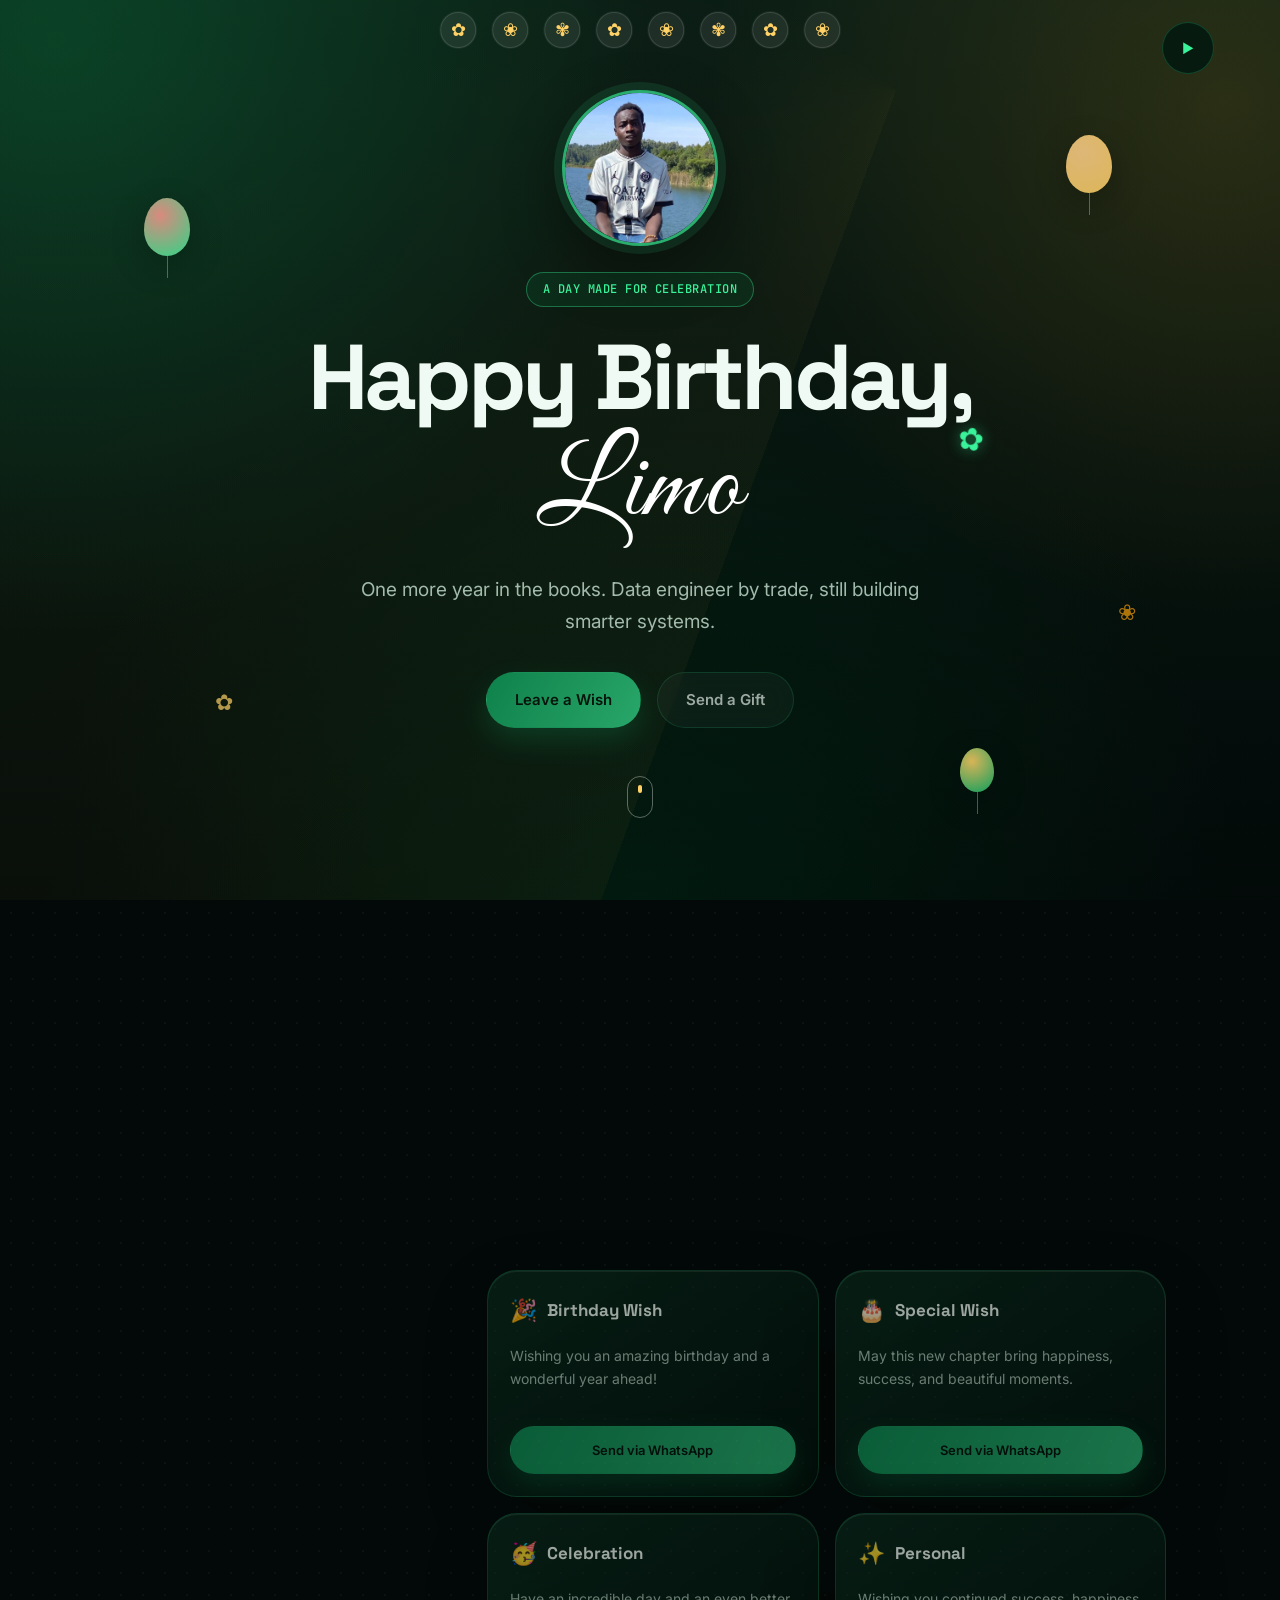
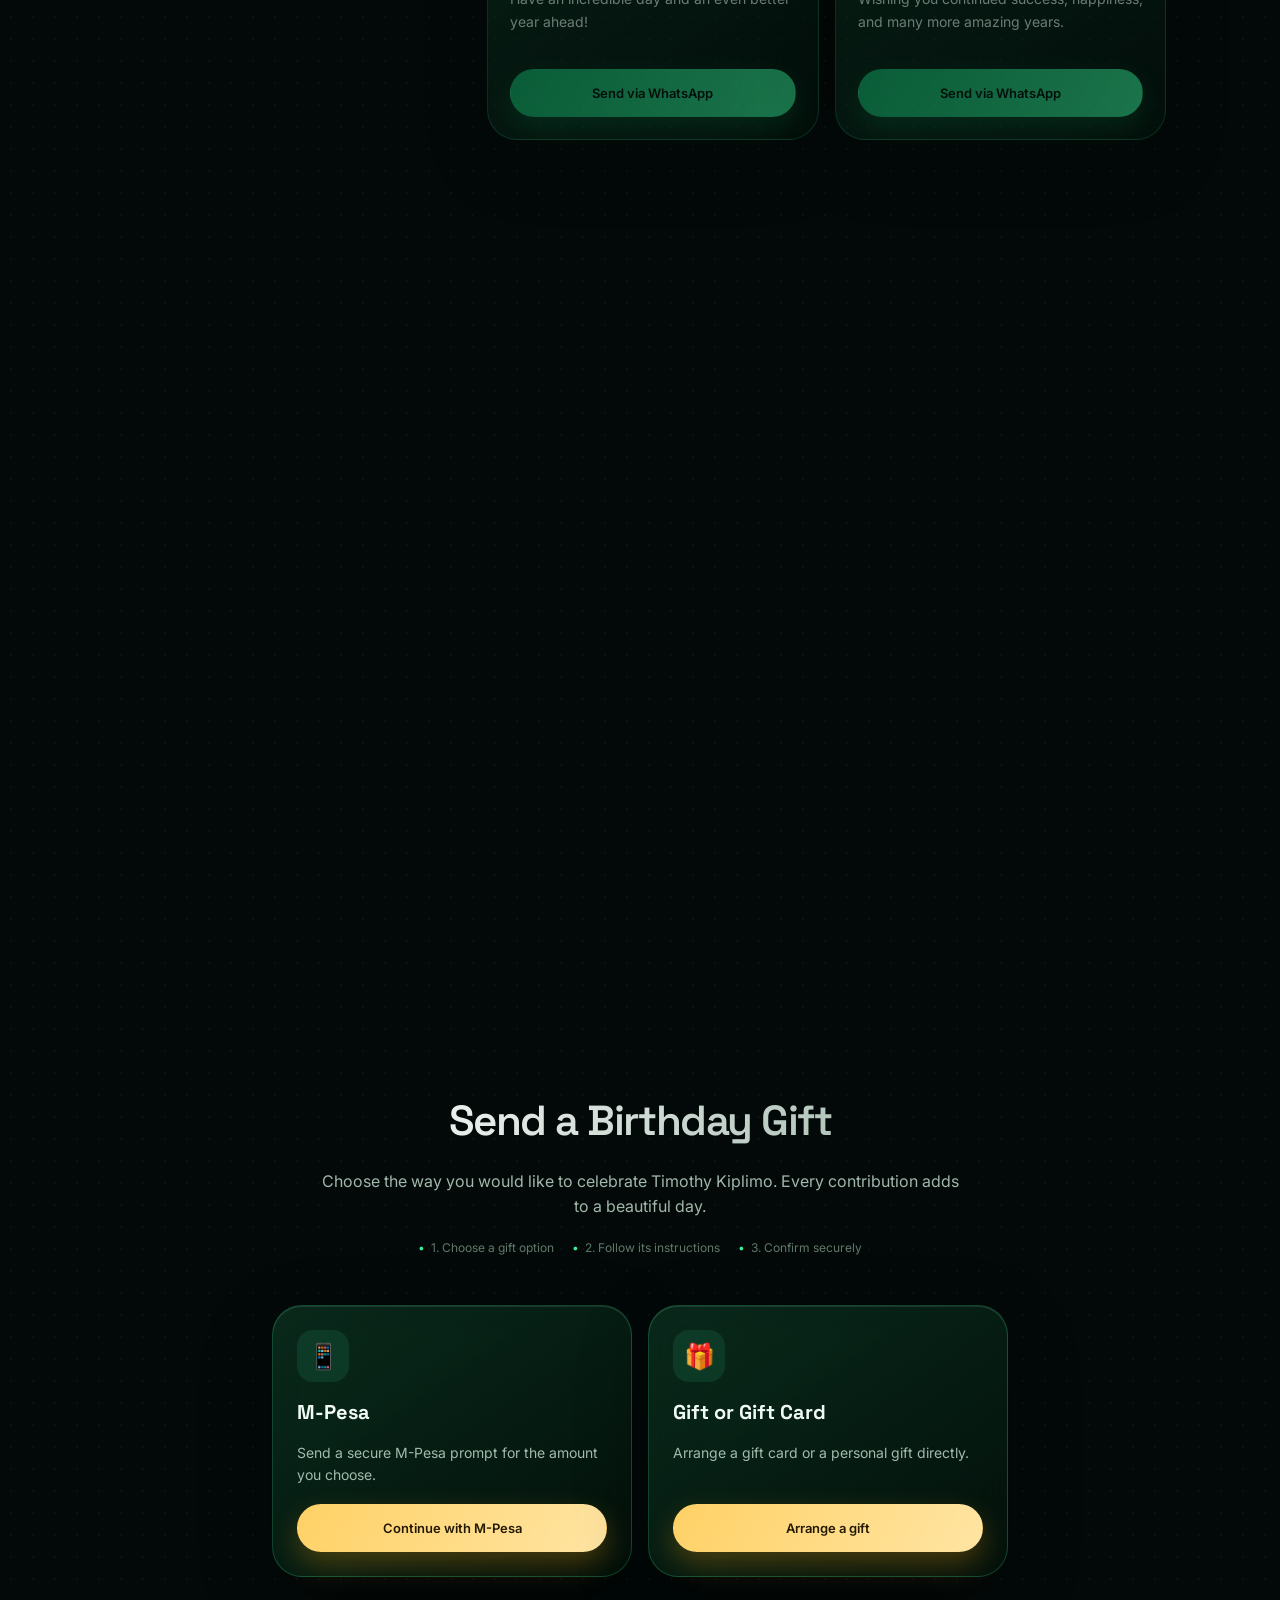
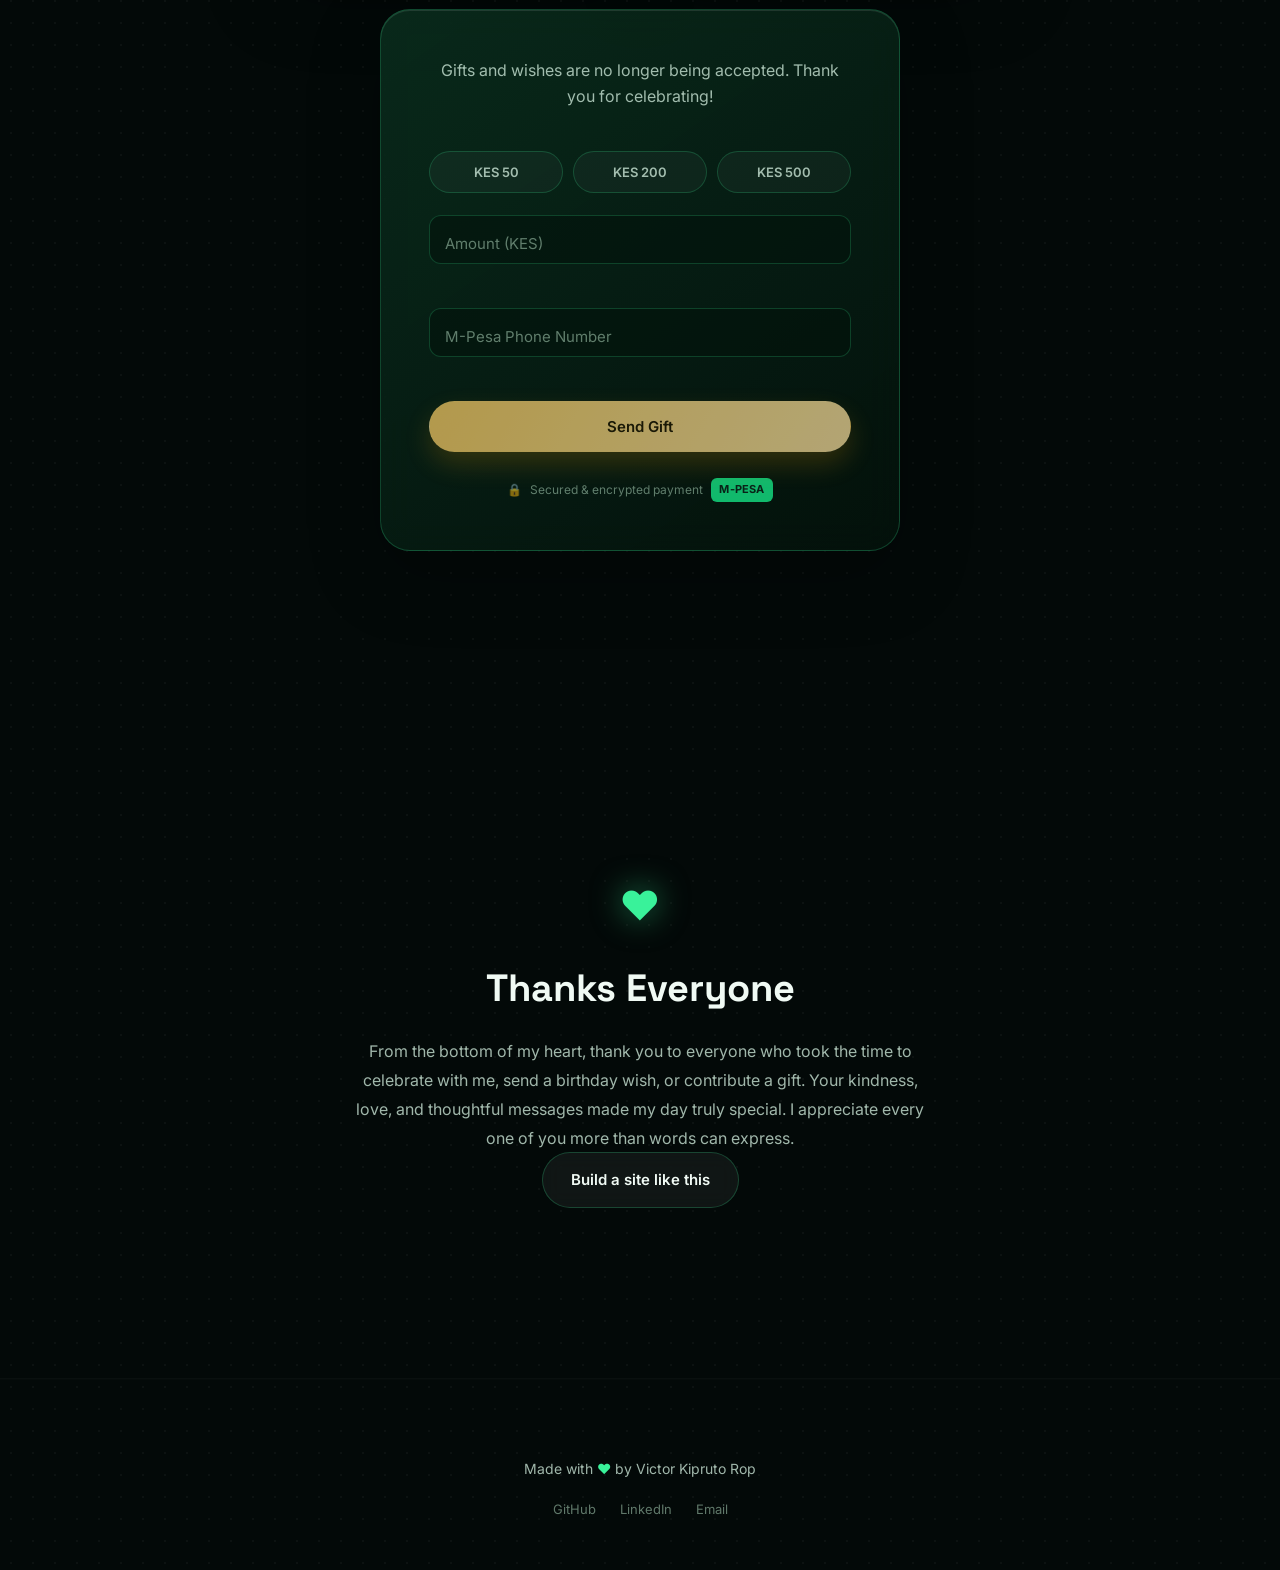
<file: index.html>
<!DOCTYPE html>
<html lang="en">
<head>
<meta charset="UTF-8" />
<meta name="viewport" content="width=device-width, initial-scale=1.0, viewport-fit=cover" />
<title>A Celebration, Just for You</title>
<meta name="description" content="A luxurious digital birthday celebration. Send a wish, send a gift, and celebrate together." />
<meta name="theme-color" content="#071512" />

<!-- Favicons -->
<link rel="icon" href="favicon.svg" type="image/svg+xml">
<link rel="icon" href="favicon.ico" sizes="any">
<link rel="apple-touch-icon" href="apple-touch-icon.png">
<link rel="manifest" href="site.webmanifest">

<!-- Open Graph / social preview -->
<meta property="og:type" content="website">
<meta property="og:title" content="Happy Birthday, Limo. A Celebration, Just for You">
<meta property="og:description" content="Leave a birthday wish, send a gift via M-Pesa, and celebrate together.">
<meta property="og:image" content="og-image.png">
<meta property="og:image:width" content="1200">
<meta property="og:image:height" content="630">
<meta name="twitter:card" content="summary_large_image">
<meta name="twitter:title" content="Happy Birthday, Limo. A Celebration, Just for You">
<meta name="twitter:description" content="Leave a birthday wish, send a gift via M-Pesa, and celebrate together.">
<meta name="twitter:image" content="og-image.png">

<link rel="preconnect" href="https://fonts.googleapis.com">
<link rel="preconnect" href="https://fonts.gstatic.com" crossorigin>
<link href="https://fonts.googleapis.com/css2?family=Great+Vibes&family=Space+Grotesk:wght@400;500;600;700&family=Inter:wght@300;400;500;600;700&family=JetBrains+Mono:wght@400;500;600&display=swap" rel="stylesheet">

<link rel="stylesheet" href="style.css" />
</head>
<body>

<!-- ================= LOADER ================= -->
<div id="loader" class="loader" role="status" aria-live="polite">
  <div class="loader-inner">
    <div class="loader-logo">
      <span class="loader-logo-ring"></span>
      <span class="loader-logo-glyph">✦</span>
    </div>
    <p class="loader-message">Preparing something beautiful<span class="loader-dots"><span>.</span><span>.</span><span>.</span></span></p>
    <div class="loader-bar"><div class="loader-bar-fill" id="loaderBarFill"></div></div>
  </div>
</div>

<!-- ================= BACKGROUND LAYERS ================= -->
<div class="bg-scene" aria-hidden="true">
  <div class="bg-gradient"></div>
  <div class="bg-rays"></div>
  <canvas id="petalsCanvas" class="petals-canvas"></canvas>
  <div id="sparkles" class="sparkles-layer"></div>
  <div id="hearts" class="hearts-layer"></div>
</div>

<!-- ================= MUSIC PLAYER ================= -->
<div class="music-player" id="musicPlayer" aria-label="Background music controls">
  <button class="music-toggle" id="musicToggle" aria-pressed="false" aria-label="Play birthday music">
    <span class="music-icon music-icon-play">▶</span>
    <span class="music-icon music-icon-pause">❚❚</span>
    <span class="music-ring"></span>
  </button>
  <div class="music-panel" id="musicPanel">
    <span class="music-label">Tap to play celebration music</span>
    <input type="range" id="volumeSlider" class="volume-slider" min="0" max="100" value="55" aria-label="Volume">
  </div>
  <audio id="bgMusic" loop preload="metadata">
    <source src="audio/happy-birthday.mp3" type="audio/mpeg">
  </audio>
</div>

<!-- ================= NAV / SCROLL PROGRESS ================= -->
<div class="scroll-progress" id="scrollProgress" aria-hidden="true"></div>

<main id="main">

  <!-- ================= HERO ================= -->
  <section class="hero" id="hero">
    <div class="hero-topbar" aria-hidden="true">
      <span class="topbar-flower">✿</span>
      <span class="topbar-flower">❀</span>
      <span class="topbar-flower">✾</span>
      <span class="topbar-flower">✿</span>
      <span class="topbar-flower">❀</span>
      <span class="topbar-flower">✾</span>
      <span class="topbar-flower">✿</span>
      <span class="topbar-flower">❀</span>
    </div>
    <div class="hero-decor" aria-hidden="true">
      <span class="balloon balloon-1"></span>
      <span class="balloon balloon-2"></span>
      <span class="balloon balloon-3"></span>
      <span class="floating-flower flower-1">✿</span>
      <span class="floating-flower flower-2">❀</span>
      <span class="floating-flower flower-3">✾</span>
    </div>

    <div class="hero-content">
      <div class="hero-avatar-wrap reveal-up" data-delay="0">
        <img src="profilepic.jpeg" alt="Limo" class="hero-avatar" width="140" height="140" loading="eager">
      </div>
      <p class="eyebrow eyebrow-mono reveal-up" data-delay="1">A DAY MADE FOR CELEBRATION</p>
      <h1 class="hero-title">
        <span class="reveal-up" data-delay="2">Happy Birthday,</span>
        <span class="hero-name reveal-up" data-delay="3">
          <span id="celebrantName">Limo</span>
          <span class="name-flower" aria-hidden="true">✿</span>
        </span>
      </h1>
      <p class="hero-subtitle reveal-up" data-delay="4">
        One more year in the books. Data engineer by trade, still building smarter systems.
      </p>
      <div class="hero-actions reveal-up" data-delay="5">
        <a id="wishLink" href="#wish" class="btn btn-primary magnetic">
          <span>Leave a Wish</span>
        </a>
        <a id="giftLink" href="#gift" class="btn btn-ghost magnetic">
          <span>Send a Gift</span>
        </a>
      </div>

      <button class="scroll-indicator" id="scrollIndicator" aria-label="Scroll to explore">
        <span class="scroll-indicator-dot"></span>
      </button>
    </div>
  </section>

  <!-- ================= WISH ================= -->
  <section class="wish-section" id="wish">
    <div class="section-head">
      <p class="section-eyebrow reveal-up">WORDS FROM THE HEART</p>
      <h2 class="section-title reveal-up">Send Me a Birthday Wish</h2>
      <p class="section-desc reveal-up" id="wishSectionDescription">Choose a message and send it directly on WhatsApp. Add your name if you like.</p>
    </div>
    <div class="wish-layout">
      <div class="wish-intro glass reveal-up">
        <span class="wish-intro-icon" aria-hidden="true">💬</span>
        <h3>Choose your message</h3>
        <p id="wishIntroDescription">Celebrate by sending a birthday message directly on WhatsApp.</p>
        <label class="wish-name-label" for="wishSenderName">Your name <span>(optional)</span></label>
        <input type="text" id="wishSenderName" class="field-input" name="senderName" maxlength="60" autocomplete="name" placeholder="e.g. Alex">
        <p class="wish-whatsapp-note">WhatsApp will open with your message ready. Review it and tap Send.</p>
      </div>
      <div class="wish-options reveal-up" id="wishOptions" aria-label="Birthday wish options"></div>
    </div>
  </section>

  <section class="countdown-section" id="countdown">
    <p class="section-eyebrow reveal-up">WISHES &amp; GIFTS</p>
    <h2 class="section-title reveal-up">Countdown to the submission window</h2>

    <div class="countdown-grid reveal-up" id="countdownGrid" role="timer" aria-live="off">
      <div class="countdown-card glass">
        <span class="countdown-number" id="cd-days">00</span>
        <span class="countdown-label">Days</span>
      </div>
      <div class="countdown-card glass">
        <span class="countdown-number" id="cd-hours">00</span>
        <span class="countdown-label">Hours</span>
      </div>
      <div class="countdown-card glass">
        <span class="countdown-number" id="cd-minutes">00</span>
        <span class="countdown-label">Minutes</span>
      </div>
      <div class="countdown-card glass">
        <span class="countdown-number" id="cd-seconds">00</span>
        <span class="countdown-label">Seconds</span>
      </div>
    </div>
    <p class="countdown-caption reveal-up" id="countdownCaption">The celebration is already here. Welcome!</p>
  </section>

  <!-- ================= GIFT / PAYMENT ================= -->
  <section class="gift-section" id="gift">
    <div class="section-head">
      <p class="section-eyebrow reveal-up">A SMALL GESTURE</p>
      <h2 class="section-title reveal-up">Send a Birthday Gift</h2>
      <p class="section-desc reveal-up" id="giftSectionDescription">Choose the way you would like to celebrate. Every contribution adds to a beautiful day.</p>
      <div class="payment-guide reveal-up" aria-label="How payment works">
        <span>1. Choose a gift option</span>
        <span>2. Follow its instructions</span>
        <span>3. Confirm securely</span>
      </div>
    </div>

    <div class="gift-methods reveal-up" id="giftMethods" aria-label="Gift options"></div>

    <div class="gift-info-modal" id="giftInfoModal" role="dialog" aria-modal="true" aria-labelledby="giftInfoTitle" aria-describedby="giftInfoDescription" hidden>
      <div class="gift-info-card">
        <button class="gift-info-close" id="giftInfoClose" type="button" aria-label="Close gift information">✕</button>
        <span class="gift-info-icon" id="giftInfoIcon" aria-hidden="true">🎁</span>
        <h3 id="giftInfoTitle">Send a Gift</h3>
        <p id="giftInfoDescription"></p>
        <button class="btn btn-gold" id="giftInfoAction" type="button">Continue</button>
      </div>
    </div>

    <form class="gift-card glass reveal-up" id="giftPaymentForm" novalidate>
      <p class="submission-closed-message" id="submissionClosedMessage" hidden>Gifts and wishes are no longer being accepted. Thank you for celebrating!</p>
      <!-- Honeypot: hidden from real visitors, catches basic bots. Never remove. -->
      <div class="hp-field" aria-hidden="true">
        <label for="giftWebsite">Leave this field empty</label>
        <input type="text" id="giftWebsite" name="website" tabindex="-1" autocomplete="off">
      </div>

      <div class="amount-presets" id="amountPresets">
        <!-- populated from config.js -->
      </div>

      <div class="field">
        <input type="number" id="giftAmount" name="amount" class="field-input" placeholder=" " min="10" step="1" required>
        <label for="giftAmount" class="field-label">Amount (KES)</label>
        <span class="field-error" id="giftAmountError"></span>
      </div>

      <div class="field">
        <input type="tel" id="giftPhone" name="phone" class="field-input" placeholder=" " autocomplete="tel" required maxlength="15">
        <label for="giftPhone" class="field-label">M-Pesa Phone Number</label>
        <span class="field-error" id="giftPhoneError"></span>
      </div>

      <button type="submit" class="btn btn-gold btn-block magnetic" id="giftSubmitBtn">
        <span class="btn-text">Send Gift</span>
        <span class="btn-spinner" aria-hidden="true"></span>
      </button>

      <div class="secure-badge">
        <span class="secure-lock">🔒</span>
        <span>Secured &amp; encrypted payment</span>
        <span class="mpesa-badge">M-PESA</span>
      </div>
    </form>

    <div class="payment-confirmation" id="paymentConfirmation" role="dialog" aria-modal="true" aria-labelledby="confirmationTitle" aria-describedby="confirmationMessage" hidden>
      <div class="payment-confirmation-card">
        <button class="payment-confirmation-close" id="confirmationClose" type="button" aria-label="Cancel payment">✕</button>
        <div class="confirmation-icon" aria-hidden="true">↗</div>
        <h3 id="confirmationTitle">Confirm your gift</h3>
        <p id="confirmationMessage">Are you sure you want to send this gift?</p>
        <div class="confirmation-summary">
          <span>Recipient</span>
            <strong id="paymentRecipient">Timothy Kiplimo</strong>
          <span>Amount</span>
          <strong id="confirmationAmount">KES 0</strong>
        </div>
        <div class="confirmation-actions">
          <button class="btn btn-ghost" id="confirmationCancel" type="button">Cancel</button>
          <button class="btn btn-gold" id="confirmationProceed" type="button">Proceed</button>
        </div>
      </div>
    </div>

    <div class="payment-status" id="paymentStatus" role="status" aria-live="polite">
      <div class="payment-status-inner">
        <div class="payment-spinner" id="paymentSpinner"></div>
        <span class="payment-icon" id="paymentIcon"></span>
        <p class="payment-text" id="paymentText">Preparing payment...</p>
        <button class="btn btn-ghost payment-recheck" id="paymentRecheck" type="button">Check again</button>
        <button class="payment-close" id="paymentClose" aria-label="Close">✕</button>
      </div>
    </div>
  </section>

  <!-- ================= APPRECIATION ================= -->
  <section class="appreciation-section" id="appreciation">
    <span class="appreciation-heart" aria-hidden="true">♥</span>
    <h2 class="appreciation-title reveal-up">Thanks Everyone</h2>
    <p class="appreciation-text reveal-up">
      From the bottom of my heart, thank you to everyone who took the time to celebrate with me,
      send a birthday wish, or contribute a gift. Your kindness, love, and thoughtful messages
      made my day truly special. I appreciate every one of you more than words can express.
    </p>
    <div class="appreciation-actions reveal-up">
      <a id="buildLink" href="#" target="_blank" rel="noopener noreferrer" class="btn btn-ghost magnetic">
        <span>Build a site like this</span>
      </a>
    </div>
  </section>

</main>

<!-- ================= FOOTER ================= -->
<footer class="site-footer">
  <div class="footer-wave" aria-hidden="true">
    <svg viewBox="0 0 1440 100" preserveAspectRatio="none"><path d="M0,40 C360,100 1080,0 1440,60 L1440,100 L0,100 Z"></path></svg>
  </div>
  <div class="footer-content">
    <p class="footer-made">Made with <span class="footer-heart">❤</span> by Victor Kipruto Rop</p>
    <div class="footer-links" id="footerLinks">
      <!-- populated by script.js from CONFIG.socialLinks -->
    </div>
  </div>
  <button class="back-to-top" id="backToTop" aria-label="Back to top">↑</button>
</footer>

<div id="confettiRoot" class="confetti-root" aria-hidden="true"></div>
<div id="celebrationRoot" class="celebration-root" aria-hidden="true"></div>

<div class="site-toast" id="siteToast" role="status" aria-live="polite" aria-atomic="true" hidden>
  <span class="site-toast-icon" id="siteToastIcon" aria-hidden="true"></span>
  <span class="site-toast-message" id="siteToastMessage"></span>
  <button class="site-toast-close" id="siteToastClose" type="button" aria-label="Close notification">✕</button>
</div>

<script src="config.js"></script>
<script src="script.js"></script>
</body>
</html>
</file>
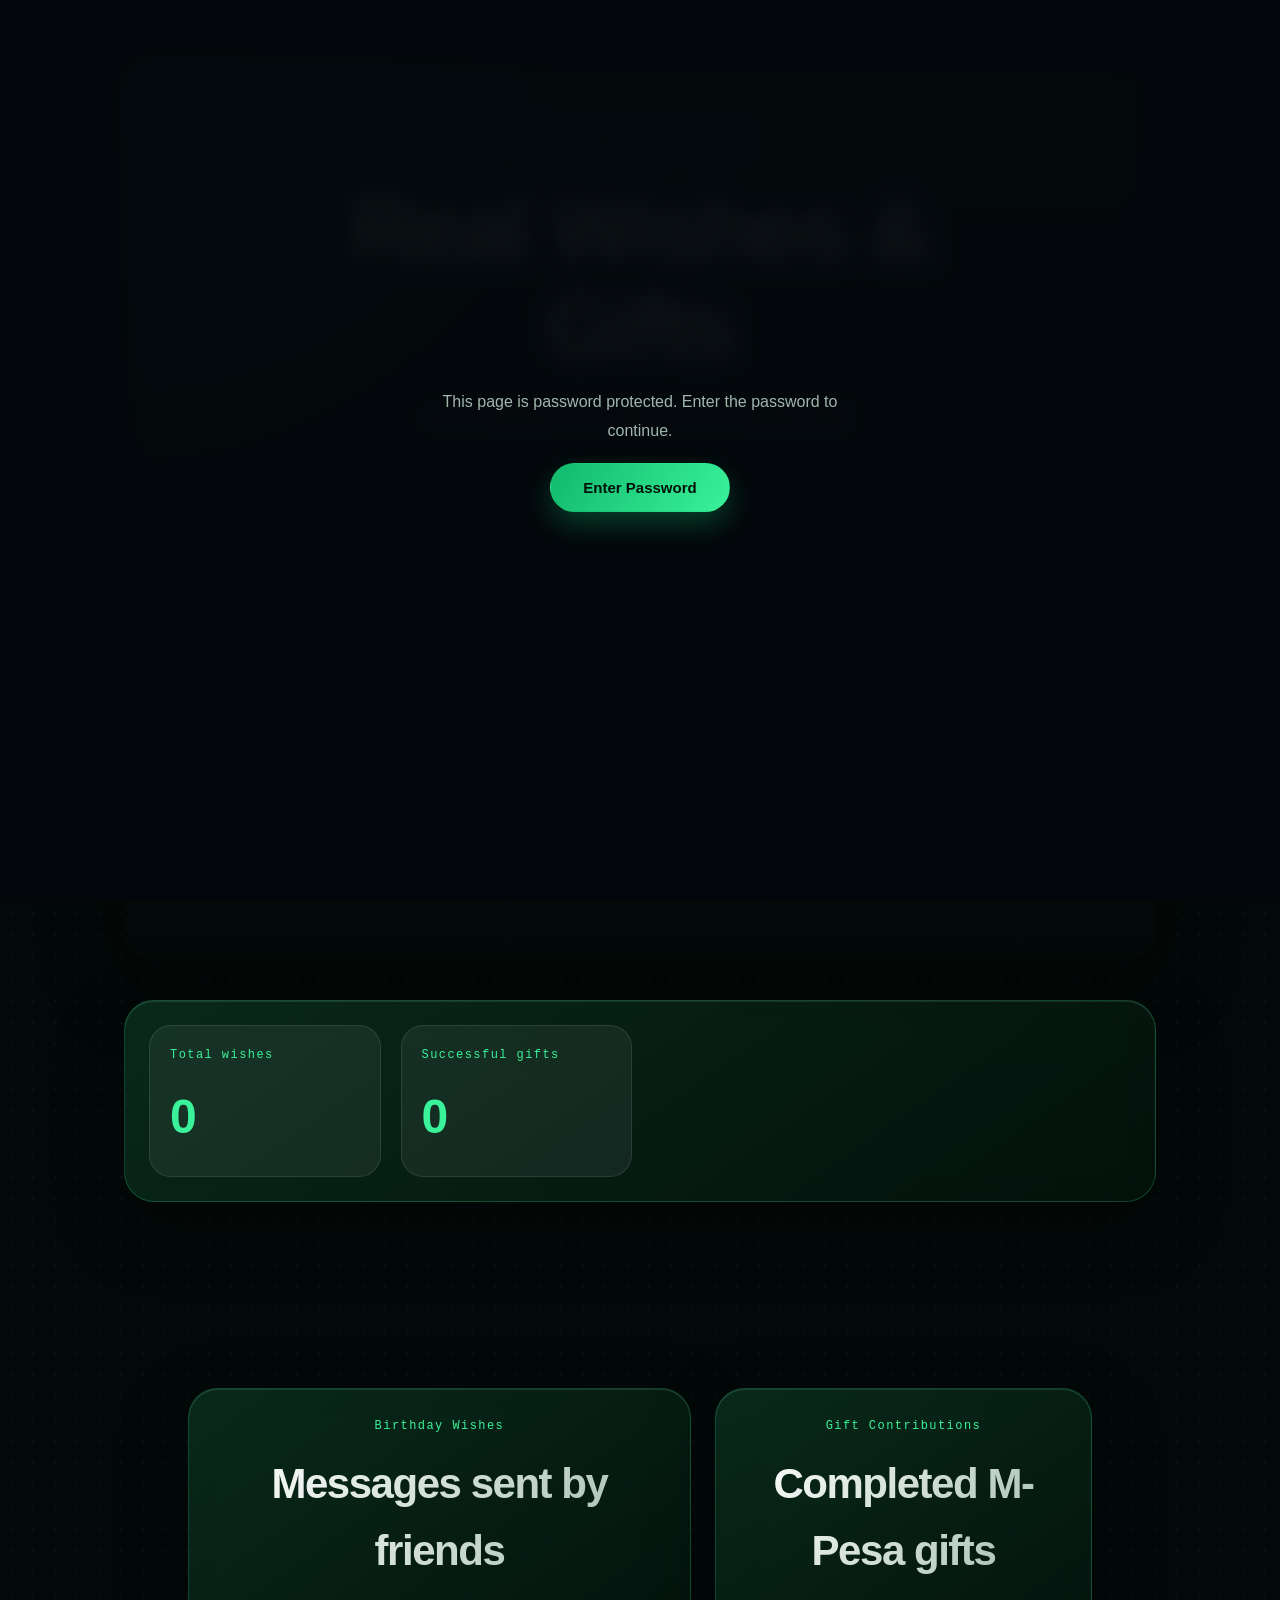
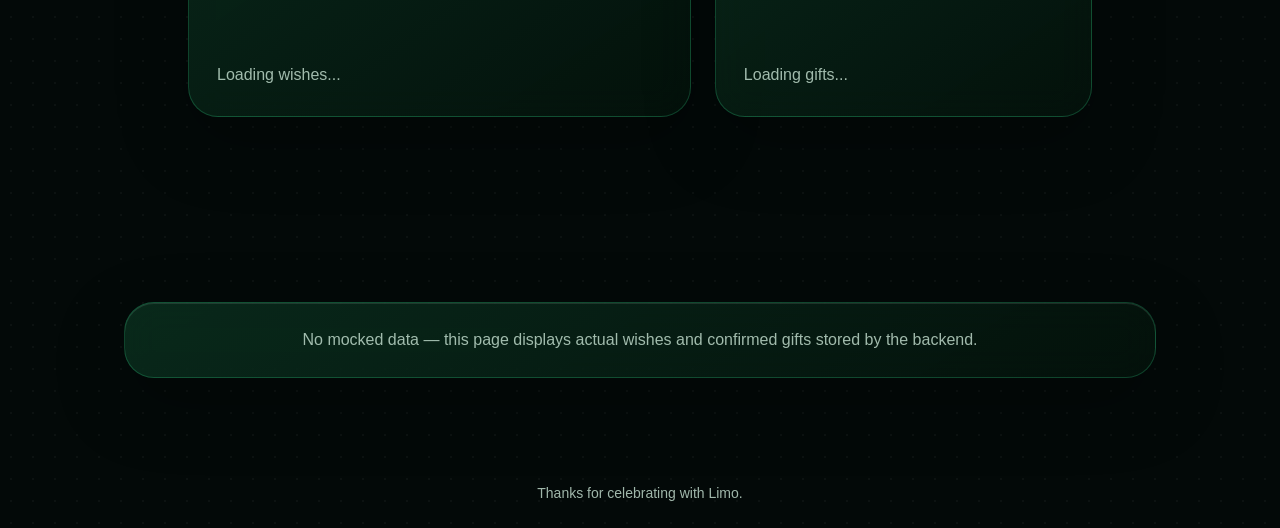
<file: contributions.html>
<!DOCTYPE html>
<html lang="en">
<head>
<meta charset="UTF-8" />
<meta name="viewport" content="width=device-width, initial-scale=1.0, viewport-fit=cover" />
<title>Birthday Contributions</title>
<meta name="description" content="See the real birthday wishes and gifts that have been sent." />
<meta name="theme-color" content="#071512" />
<link rel="icon" href="favicon.svg" type="image/svg+xml">
<link rel="icon" href="favicon.ico" sizes="any">
<link rel="stylesheet" href="style.css" />
</head>
<body>
<main class="page-shell">
  <div id="contributionLocker" class="contribution-locker is-visible">
    <p class="contribution-locker-text" id="lockStatus">This page is password protected. Enter the password to continue.</p>
    <button id="unlockButton" class="btn btn-primary">Enter Password</button>
  </div>
  <section class="hero hero-small">
    <div class="hero-content">
      <p class="eyebrow eyebrow-mono">// CELEBRATION HIGHLIGHTS</p>
      <h1 class="hero-title">Real Wishes & Gifts</h1>
      <p class="hero-subtitle">Live contributions recorded from the birthday page.</p>
      <div class="hero-actions">
        <a href="index.html" class="btn btn-ghost">Return Home</a>
      </div>
    </div>
  </section>

  <section class="contributions-summary glass">
    <div class="contributions-summary-inner">
      <div>
        <p class="section-eyebrow">Total wishes</p>
        <strong id="totalWishes">0</strong>
      </div>
      <div>
        <p class="section-eyebrow">Successful gifts</p>
        <strong id="totalGifts">0</strong>
      </div>
    </div>
  </section>

  <section class="contributions-grid">
    <div class="contribution-panel glass">
      <div class="section-head">
        <p class="section-eyebrow">Birthday Wishes</p>
        <h2 class="section-title">Messages sent by friends</h2>
      </div>
      <div id="wishesList" class="contribution-list">
        <p class="section-desc">Loading wishes...</p>
      </div>
    </div>

    <div class="contribution-panel glass">
      <div class="section-head">
        <p class="section-eyebrow">Gift Contributions</p>
        <h2 class="section-title">Completed M-Pesa gifts</h2>
      </div>
      <div id="giftsList" class="contribution-list">
        <p class="section-desc">Loading gifts...</p>
      </div>
    </div>
  </section>

  <section class="contribution-note glass">
    <p>No mocked data — this page displays actual wishes and confirmed gifts stored by the backend.</p>
  </section>
</main>

<footer class="site-footer compact">
  <p class="footer-made">Thanks for celebrating with Limo.</p>
</footer>

<div class="site-toast" id="siteToast" role="status" aria-live="polite" aria-atomic="true" hidden>
  <span class="site-toast-icon" id="siteToastIcon" aria-hidden="true"></span>
  <span class="site-toast-message" id="siteToastMessage"></span>
  <button class="site-toast-close" id="siteToastClose" type="button" aria-label="Close notification">✕</button>
</div>

<script src="config.js"></script>
<script>
  document.addEventListener('DOMContentLoaded', () => {
    const apiBaseUrl = window.BIRTHDAY_CONFIG.apiBaseUrl;
    const wishesList = document.getElementById('wishesList');
    const giftsList = document.getElementById('giftsList');
    const totalWishes = document.getElementById('totalWishes');
    const totalGifts = document.getElementById('totalGifts');

    function renderMessageCard(wish) {
      return `
        <article class="contribution-card">
          <div class="contribution-card-header">
            <span class="contribution-name">${escapeHtml(wish.name)}</span>
            <span class="contribution-time">${formatDate(wish.created_at)}</span>
          </div>
          <p>${escapeHtml(wish.message)}</p>
        </article>
      `;
    }

    function renderGiftCard(gift) {
      return `
        <article class="contribution-card">
          <div class="contribution-card-header">
            <span class="contribution-name">${escapeHtml(gift.name)}</span>
            <span class="contribution-time">${formatDate(gift.created_at)}</span>
          </div>
          <p>Amount: KES ${Number(gift.amount).toLocaleString()}</p>
        </article>
      `;
    }

    function escapeHtml(value) {
      return String(value || '')
        .replace(/&/g, '&amp;')
        .replace(/</g, '&lt;')
        .replace(/>/g, '&gt;')
        .replace(/"/g, '&quot;')
        .replace(/'/g, '&#39;');
    }

    function formatDate(value) {
      if (!value) return 'Unknown';
      try {
        return new Intl.DateTimeFormat('en-GB', {
          month: 'short', day: 'numeric', hour: '2-digit', minute: '2-digit', hour12: false,
        }).format(new Date(value));
      } catch {
        return String(value);
      }
    }

    function showToast(type, message) {
      const toast = document.getElementById('siteToast');
      const icon = document.getElementById('siteToastIcon');
      const messageEl = document.getElementById('siteToastMessage');
      if (!toast || !icon || !messageEl) return;
      toast.className = `site-toast toast-${type}`;
      icon.textContent = type === 'success' ? '✓' : type === 'failed' ? '✕' : 'ℹ';
      messageEl.textContent = message;
      toast.hidden = false;
      setTimeout(() => { toast.hidden = true; }, 3800);
    }

    function renderEmpty(section, message) {
      section.innerHTML = `<p class="section-desc">${escapeHtml(message)}</p>`;
    }

    const locker = document.getElementById('contributionLocker');
    const lockStatus = document.getElementById('lockStatus');
    const unlockButton = document.getElementById('unlockButton');

    function showLocked(message) {
      if (locker) locker.classList.add('is-visible');
      if (lockStatus) lockStatus.textContent = message;
    }

    function hideLock() {
      if (locker) locker.classList.remove('is-visible');
    }

    function fetchContributions(password) {
      fetch(`${apiBaseUrl}/api/contributions`, {
        mode: 'cors',
        headers: {
          'X-Admin-Token': password,
        },
      })
        .then((res) => {
          if (res.status === 401) {
            throw new Error('Unauthorized');
          }
          return res.json();
        })
        .then((data) => {
          if (!data?.success) throw new Error(data?.message || 'Could not load contributions.');
          hideLock();
          const contributions = data.data || {};
          totalWishes.textContent = contributions.counts?.wishes ?? 0;
          totalGifts.textContent = contributions.counts?.gifts ?? 0;
          const wishes = contributions.wishes || [];
          const gifts = contributions.gifts || [];
          wishesList.innerHTML = wishes.length ? wishes.map(renderMessageCard).join('') : '<p class="section-desc">No wishes yet.</p>';
          giftsList.innerHTML = gifts.length ? gifts.map(renderGiftCard).join('') : '<p class="section-desc">No confirmed gifts yet.</p>';
        })
        .catch((err) => {
          renderEmpty(wishesList, 'Unable to load wishes right now.');
          renderEmpty(giftsList, 'Unable to load gifts right now.');
          if (err.message === 'Unauthorized') {
            showLocked('Password incorrect. Try again.');
          } else {
            showLocked('This page is password protected. Enter the password to continue.');
            showToast('failed', 'Could not retrieve live contributions.');
          }
          console.error(err);
        });
    }

    function promptForPassword() {
      const password = window.prompt('Enter password to view contributions:');
      if (!password) {
        showLocked('This page is password protected. Enter the password to continue.');
        return;
      }
      fetchContributions(password);
    }

    if (unlockButton) {
      unlockButton.addEventListener('click', promptForPassword);
    }

    promptForPassword();
  });
</script>
</body>
</html>
</file>
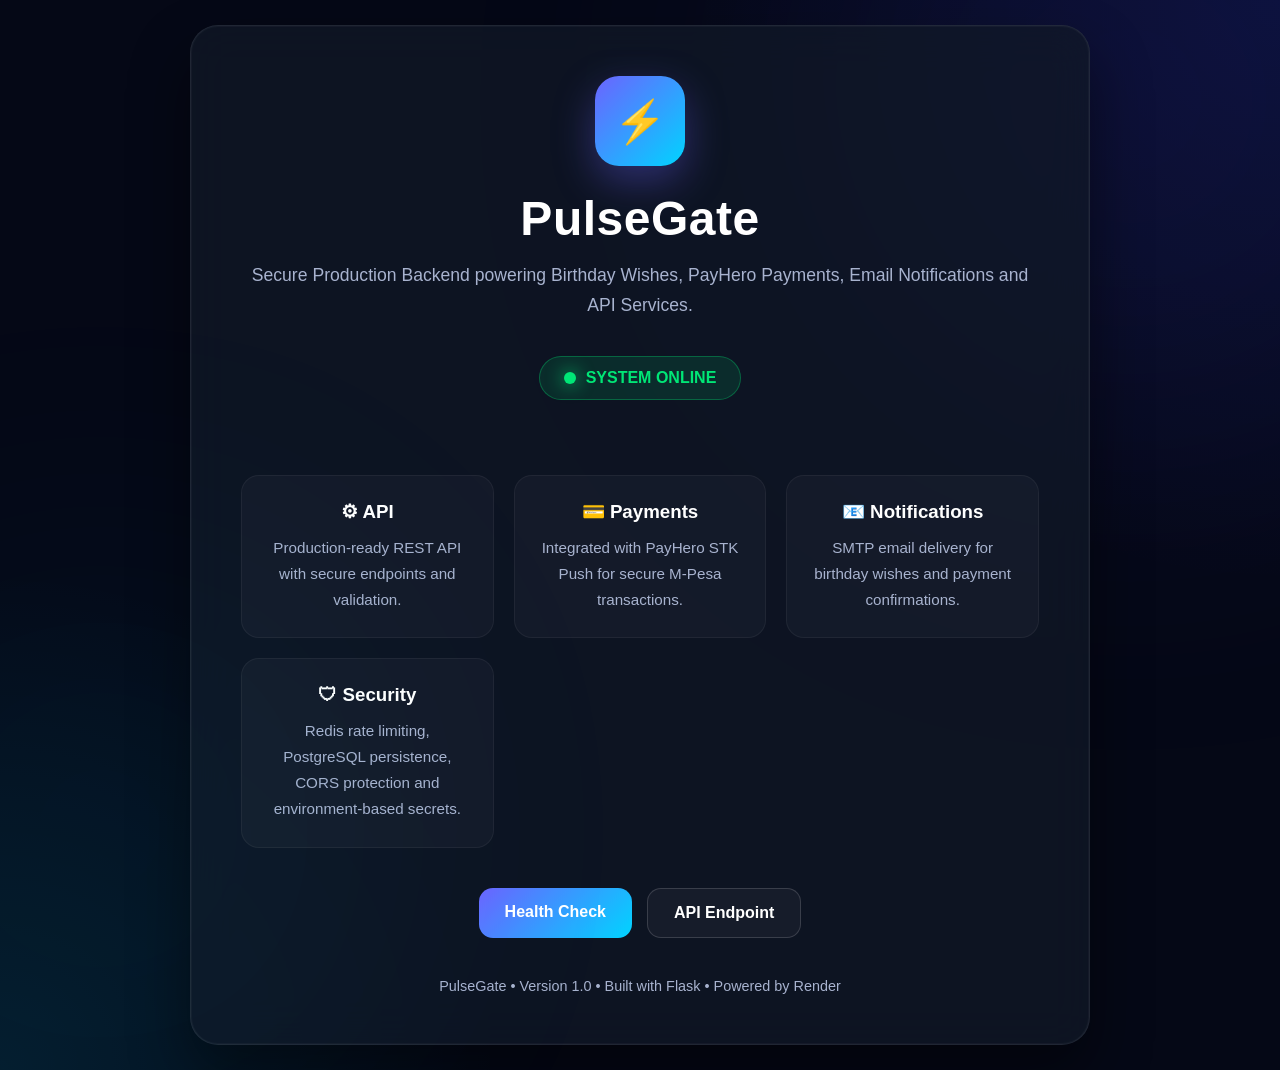
<file: pulsegate.html>
<!DOCTYPE html>
<html lang="en">
<head>
    <meta charset="UTF-8">
    <meta name="viewport" content="width=device-width, initial-scale=1.0">
    <title>PulseGate | Birthday Backend API</title>

    <meta name="description" content="PulseGate - Secure, Production-Ready Backend powering Birthday Wishes, Payments and Notifications.">

    <style>
        *{
            margin:0;
            padding:0;
            box-sizing:border-box;
        }

        :root{
            --bg:#050816;
            --bg2:#0b1226;
            --card:rgba(17,24,39,.75);
            --border:rgba(255,255,255,.08);
            --primary:#6C63FF;
            --secondary:#00D4FF;
            --success:#00E676;
            --text:#ffffff;
            --muted:#a8b3cf;
        }

        html{
            overflow-x:hidden;
            width:100%;
        }

        body{
            font-family:Inter,Segoe UI,Arial,sans-serif;
            background:
                radial-gradient(circle at top right,#2235ff22,transparent 35%),
                radial-gradient(circle at bottom left,#00d4ff18,transparent 30%),
                var(--bg);
            color:var(--text);
            width:100%;
            min-height:100vh;
            min-height:100dvh; /* accounts for mobile browser chrome (address bar), avoids content looking cut off */
            display:flex;
            align-items:center;
            justify-content:center;
            padding:25px;
            overflow-x:hidden;
        }

        body::before{
            content:"";
            position:fixed;
            width:700px;
            height:700px;
            background:var(--primary);
            filter:blur(180px);
            opacity:.08;
            border-radius:50%;
            top:-250px;
            right:-200px;
        }

        body::after{
            content:"";
            position:fixed;
            width:500px;
            height:500px;
            background:#00D4FF;
            filter:blur(170px);
            opacity:.06;
            border-radius:50%;
            bottom:-180px;
            left:-150px;
        }

        .card{
            width:min(100%,900px);
            background:var(--card);
            border:1px solid var(--border);
            backdrop-filter:blur(22px);
            border-radius:28px;
            padding:50px;
            text-align:center;
            box-shadow:
                0 30px 60px rgba(0,0,0,.45),
                inset 0 0 0 1px rgba(255,255,255,.03);
        }

        .logo{
            width:90px;
            height:90px;
            margin:auto;
            border-radius:24px;
            display:flex;
            align-items:center;
            justify-content:center;
            font-size:42px;
            background:linear-gradient(135deg,var(--primary),var(--secondary));
            box-shadow:0 15px 40px rgba(108,99,255,.35);
            animation:float 3s ease-in-out infinite;
        }

        @keyframes float{
            50%{transform:translateY(-8px);}
        }

        h1{
            font-size:3rem;
            margin-top:25px;
            letter-spacing:.5px;
        }

        .subtitle{
            margin-top:15px;
            color:var(--muted);
            font-size:1.1rem;
            line-height:1.7;
        }

        .status{
            margin:35px auto;
            display:inline-flex;
            align-items:center;
            gap:10px;
            padding:12px 24px;
            border-radius:999px;
            background:rgba(0,230,118,.12);
            border:1px solid rgba(0,230,118,.3);
            color:var(--success);
            font-weight:700;
        }

        .dot{
            width:12px;
            height:12px;
            border-radius:50%;
            background:var(--success);
            box-shadow:0 0 18px var(--success);
            animation:pulse 1.5s infinite;
        }

        @keyframes pulse{
            50%{
                transform:scale(1.4);
                opacity:.5;
            }
        }

        .grid{
            display:grid;
            grid-template-columns:repeat(auto-fit,minmax(220px,1fr));
            gap:20px;
            margin:40px 0;
        }

        .item{
            background:rgba(255,255,255,.03);
            border:1px solid rgba(255,255,255,.05);
            border-radius:18px;
            padding:25px;
        }

        .item h3{
            margin-bottom:12px;
        }

        .item p{
            color:var(--muted);
            line-height:1.7;
            font-size:.95rem;
        }

        .buttons{
            display:flex;
            justify-content:center;
            gap:15px;
            flex-wrap:wrap;
            margin-top:10px;
        }

        .btn{
            text-decoration:none;
            color:#fff;
            padding:15px 26px;
            border-radius:14px;
            transition:.3s;
            font-weight:600;
        }

        .primary{
            background:linear-gradient(135deg,var(--primary),var(--secondary));
        }

        .secondary{
            border:1px solid rgba(255,255,255,.15);
            background:rgba(255,255,255,.04);
        }

        .btn:hover{
            transform:translateY(-4px);
        }

        footer{
            margin-top:40px;
            color:var(--muted);
            font-size:.9rem;
        }

        @media(max-width:768px){

            .card{
                padding:35px 25px;
            }

            h1{
                font-size:2.2rem;
            }

            .subtitle{
                font-size:1rem;
            }

        }

        @media(max-width:380px){

            .card{
                padding:28px 18px;
            }

            .grid{
                grid-template-columns:1fr;
            }

            .buttons{
                flex-direction:column;
            }

            .btn{
                width:100%;
                text-align:center;
            }

        }

        /* Short viewports (landscape phones, small browser windows): centering a
           tall card vertically can push its top above the fold with no visible
           cue that there's more above. Align to the top instead so the page
           always starts readable and scrolls naturally from there. */
        @media(max-height:600px){

            body{
                align-items:flex-start;
                padding-top:40px;
            }

        }

    </style>

</head>

<body>

<div class="card">

    <div class="logo">
        ⚡
    </div>

    <h1>PulseGate</h1>

    <p class="subtitle">
        Secure Production Backend powering Birthday Wishes,
        PayHero Payments, Email Notifications and API Services.
    </p>

    <div class="status">
        <span class="dot"></span>
        SYSTEM ONLINE
    </div>

    <div class="grid">

        <div class="item">
            <h3>⚙ API</h3>
            <p>Production-ready REST API with secure endpoints and validation.</p>
        </div>

        <div class="item">
            <h3>💳 Payments</h3>
            <p>Integrated with PayHero STK Push for secure M-Pesa transactions.</p>
        </div>

        <div class="item">
            <h3>📧 Notifications</h3>
            <p>SMTP email delivery for birthday wishes and payment confirmations.</p>
        </div>

        <div class="item">
            <h3>🛡 Security</h3>
            <p>Redis rate limiting, PostgreSQL persistence, CORS protection and environment-based secrets.</p>
        </div>

    </div>

    <div class="buttons">

        <a href="/health" class="btn primary">
            Health Check
        </a>

        <a href="/api" class="btn secondary">
            API Endpoint
        </a>

    </div>

    <footer>

        PulseGate • Version 1.0 • Built with Flask • Powered by Render

    </footer>

</div>

</body>
</html>
</file>
<file: style.css>
/* ==========================================================================
   TOKENS
   ========================================================================== */
:root{
  --onyx: #0A0A0E;
  --onyx-deep: #050507;
  --onyx-soft: #17171D;
  --green: #39F29A;
  --green-deep: #11B96C;
  --amber: #FFD166;
  --amber-deep: #F59E0B;
  --white: #FFFFFF;

  --glass-bg: rgba(255,255,255,0.06);
  --glass-border: rgba(255,255,255,0.14);
  --glass-blur: 18px;

  --text-primary: rgba(255,255,255,0.96);
  --text-secondary: rgba(255,255,255,0.68);
  --text-muted: rgba(255,255,255,0.44);

  --font-display: 'Space Grotesk', 'Inter', sans-serif;
  --font-body: 'Inter', sans-serif;
  --font-mono: 'JetBrains Mono', ui-monospace, monospace;

  --ease-out: cubic-bezier(.16,1,.3,1);
  --ease-soft: cubic-bezier(.22,.61,.36,1);

  --radius-sm: 12px;
  --radius-md: 20px;
  --radius-lg: 28px;
  --radius-full: 999px;

  --section-pad: clamp(72px, 12vw, 160px);
  --shadow-glow: 0 8px 40px rgba(0,230,118,0.25);
}

/* ==========================================================================
   RESET
   ========================================================================== */
*, *::before, *::after{ box-sizing: border-box; }
html{ scroll-behavior: smooth; }
body{
  margin: 0;
  background: var(--onyx);
  color: var(--text-primary);
  font-family: var(--font-body);
  font-weight: 400;
  line-height: 1.6;
  -webkit-font-smoothing: antialiased;
  overflow-x: hidden;
}
h1,h2,h3{ font-family: var(--font-display); margin: 0; }
p{ margin: 0; }
a{ color: inherit; text-decoration: none; }
button{ font-family: inherit; cursor: pointer; }
img{ max-width: 100%; display: block; }
ul{ list-style: none; margin:0; padding:0; }

::selection{ background: var(--green); color: var(--onyx-deep); }

:focus-visible{
  outline: 2px solid var(--amber);
  outline-offset: 3px;
  border-radius: 4px;
}

@media (prefers-reduced-motion: reduce){
  *, *::before, *::after{
    animation-duration: 0.001ms !important;
    animation-iteration-count: 1 !important;
    transition-duration: 0.001ms !important;
    scroll-behavior: auto !important;
  }
}

/* ==========================================================================
   GLASS UTILITY
   ========================================================================== */
.glass{
  background: var(--glass-bg);
  border: 1px solid var(--glass-border);
  backdrop-filter: blur(var(--glass-blur)) saturate(140%);
  -webkit-backdrop-filter: blur(var(--glass-blur)) saturate(140%);
  border-radius: var(--radius-lg);
  box-shadow: 0 20px 60px rgba(8,12,24,0.45), inset 0 1px 0 rgba(255,255,255,0.08);
}

/* ==========================================================================
   LOADER
   ========================================================================== */
.loader{
  position: fixed; inset: 0; z-index: 9999;
  display: flex; align-items: center; justify-content: center;
  background: radial-gradient(circle at 50% 40%, var(--onyx-soft) 0%, var(--onyx-deep) 75%);
  transition: opacity 0.7s var(--ease-out), visibility 0.7s;
}
.loader.is-hidden{ opacity: 0; visibility: hidden; pointer-events: none; }
.loader-inner{ text-align: center; }
.loader-logo{
  position: relative; width: 84px; height: 84px; margin: 0 auto 28px;
  display: flex; align-items: center; justify-content: center;
}
.loader-logo-ring{
  position: absolute; inset: 0;
  border-radius: 50%;
  border: 2px solid transparent;
  border-top-color: var(--green);
  border-right-color: var(--amber);
  animation: spin 1.4s linear infinite;
}
.loader-logo-ring::after{
  content:''; position: absolute; inset: 10px;
  border-radius: 50%;
  border: 1px solid rgba(255,255,255,0.15);
}
.loader-logo-glyph{
  font-size: 28px; color: var(--green);
  animation: pulse-glow 1.8s ease-in-out infinite;
}
.loader-message{
  font-family: var(--font-display);
  letter-spacing: 0.04em;
  color: var(--text-secondary);
  font-size: 15px;
}
.loader-dots span{ animation: dot-fade 1.4s infinite; opacity: 0; }
.loader-dots span:nth-child(2){ animation-delay: .2s; }
.loader-dots span:nth-child(3){ animation-delay: .4s; }
.loader-bar{
  width: 180px; height: 3px; margin: 22px auto 0;
  background: rgba(255,255,255,0.1); border-radius: var(--radius-full); overflow: hidden;
}
.loader-bar-fill{
  height: 100%; width: 0%;
  background: linear-gradient(90deg, var(--green), var(--green-deep));
  border-radius: var(--radius-full);
  transition: width 0.3s var(--ease-out);
}

@keyframes spin{ to{ transform: rotate(360deg); } }
@keyframes pulse-glow{
  0%,100%{ transform: scale(1); filter: drop-shadow(0 0 4px rgba(57,242,154,0.6)); }
  50%{ transform: scale(1.15); filter: drop-shadow(0 0 14px rgba(57,242,154,0.9)); }
}
@keyframes dot-fade{ 0%,80%,100%{opacity:0;} 40%{opacity:1;} }

/* ==========================================================================
   BACKGROUND SCENE
   ========================================================================== */
.bg-scene{ position: fixed; inset: 0; z-index: 0; overflow: hidden; pointer-events: none; }
.bg-gradient{
  position: absolute; inset: -10%;
  background:
    radial-gradient(circle at 15% 20%, rgba(0,230,118,0.35), transparent 45%),
    radial-gradient(circle at 85% 15%, rgba(255,136,0,0.25), transparent 45%),
    radial-gradient(circle at 50% 90%, rgba(0,70,35,0.5), transparent 55%),
    linear-gradient(180deg, var(--onyx) 0%, var(--onyx-deep) 100%);
  background-size: 160% 160%;
  animation: gradient-drift 22s ease-in-out infinite alternate;
}
@keyframes gradient-drift{
  0%{ background-position: 0% 0%; }
  100%{ background-position: 60% 40%; }
}
.bg-rays{
  position: absolute; inset: 0;
  background: conic-gradient(from 200deg at 70% 10%, rgba(255,176,32,0.08), transparent 30%);
  mix-blend-mode: screen;
  animation: rays-sway 16s ease-in-out infinite alternate;
}
@keyframes rays-sway{
  0%{ transform: rotate(0deg); opacity: .6; }
  100%{ transform: rotate(8deg); opacity: 1; }
}
.petals-canvas{ position: absolute; inset: 0; width: 100%; height: 100%; }
.sparkles-layer, .hearts-layer{ position: absolute; inset: 0; }
.sparkle{
  position: absolute; width: 3px; height: 3px; border-radius: 50%;
  background: var(--white); opacity: 0;
  box-shadow: 0 0 6px 1px rgba(255,255,255,0.8);
  animation: sparkle-twinkle 2.6s ease-in-out infinite;
}
@keyframes sparkle-twinkle{
  0%,100%{ opacity: 0; transform: scale(0.4); }
  50%{ opacity: 1; transform: scale(1.2); }
}
.float-heart{
  position: absolute; bottom: -5%; font-size: 18px; color: rgba(255,136,0,0.75);
  animation: heart-rise linear forwards;
  filter: drop-shadow(0 0 6px rgba(255,136,0,0.5));
}
@keyframes heart-rise{
  0%{ transform: translateY(0) scale(0.8) rotate(-8deg); opacity: 0; }
  10%{ opacity: 1; }
  90%{ opacity: .8; }
  100%{ transform: translateY(-110vh) scale(1.1) rotate(10deg); opacity: 0; }
}

/* ==========================================================================
   REVEAL ANIMATION UTILITY
   ========================================================================== */
.reveal-up{
  opacity: 0;
  transform: translateY(28px);
  transition: opacity 0.9s var(--ease-out), transform 0.9s var(--ease-out);
  transition-delay: calc(var(--delay, 0) * 90ms);
}
.reveal-up.is-visible{ opacity: 1; transform: translateY(0); }

/* ==========================================================================
   MUSIC PLAYER
   ========================================================================== */
.music-player{
  position: fixed; top: 22px; right: 22px; z-index: 500;
  display: flex; align-items: center; gap: 10px;
}
.music-toggle{
  position: relative;
  width: 52px; height: 52px; border-radius: 50%;
  border: 1px solid var(--glass-border);
  background: var(--glass-bg);
  backdrop-filter: blur(14px);
  display: flex; align-items: center; justify-content: center;
  color: var(--green);
  transition: transform 0.3s var(--ease-out), box-shadow 0.3s var(--ease-out);
}
.music-toggle:hover{ transform: scale(1.08); box-shadow: var(--shadow-glow); }
.music-icon{ font-size: 13px; position: absolute; transition: opacity .3s; }
.music-icon-pause{ opacity: 0; }
.music-toggle.is-playing .music-icon-play{ opacity: 0; }
.music-toggle.is-playing .music-icon-pause{ opacity: 1; }
.music-ring{
  position: absolute; inset: -4px; border-radius: 50%;
  border: 1px solid rgba(57,242,154,0.5);
  opacity: 0; transform: scale(0.9);
}
.music-toggle.is-playing .music-ring{ animation: ring-pulse 1.8s ease-out infinite; }
@keyframes ring-pulse{
  0%{ opacity: .8; transform: scale(0.9); }
  100%{ opacity: 0; transform: scale(1.5); }
}
.music-panel{
  display: flex; align-items: center; gap: 10px;
  padding: 10px 16px;
  border-radius: var(--radius-full);
  background: var(--glass-bg);
  border: 1px solid var(--glass-border);
  backdrop-filter: blur(14px);
  max-width: 0; overflow: hidden; opacity: 0;
  transition: max-width 0.4s var(--ease-out), opacity 0.3s, padding 0.4s;
  white-space: nowrap;
}
.music-player:hover .music-panel, .music-player.is-active .music-panel{
  max-width: 220px; opacity: 1;
}
.music-label{ font-size: 12px; color: var(--text-secondary); }
.volume-slider{
  -webkit-appearance: none; appearance: none;
  width: 80px; height: 3px; border-radius: var(--radius-full);
  background: rgba(255,255,255,0.2); outline: none;
}
.volume-slider::-webkit-slider-thumb{
  -webkit-appearance: none; width: 12px; height: 12px; border-radius: 50%;
  background: var(--green); cursor: pointer; box-shadow: 0 0 6px rgba(57,242,154,0.7);
}
.volume-slider::-moz-range-thumb{
  width: 12px; height: 12px; border-radius: 50%; border: none;
  background: var(--amber); cursor: pointer;
}

/* ==========================================================================
   SCROLL PROGRESS
   ========================================================================== */
.scroll-progress{
  position: fixed; top: 0; left: 0; height: 3px; width: 0%;
  background: linear-gradient(90deg, var(--green-deep), var(--green));
  z-index: 600;
  transition: width 0.1s linear;
}

/* ==========================================================================
   SHARED SECTION LAYOUT
   ========================================================================== */
main{ position: relative; z-index: 1; }
section{ position: relative; padding: var(--section-pad) 24px; max-width: 1180px; margin: 0 auto; }
.section-head{ text-align: center; max-width: 640px; margin: 0 auto 48px; }
.section-eyebrow{
  font-family: var(--font-mono); font-size: 12px; letter-spacing: 0.06em; color: var(--green);
  font-weight: 500; margin-bottom: 14px; text-transform: none;
}
.section-title{
  font-size: clamp(28px, 4vw, 42px); font-weight: 600; letter-spacing: -0.01em;
  background: linear-gradient(120deg, var(--white), var(--text-secondary));
  -webkit-background-clip: text; background-clip: text; color: transparent;
}
.section-desc{ margin-top: 14px; color: var(--text-secondary); font-size: 16px; }

/* ==========================================================================
   BUTTONS
   ========================================================================== */
.btn{
  position: relative;
  display: inline-flex; align-items: center; justify-content: center;
  gap: 8px;
  padding: 16px 34px;
  border-radius: var(--radius-full);
  font-weight: 600; font-size: 15px;
  border: 1px solid transparent;
  transition: transform 0.35s var(--ease-out), box-shadow 0.35s var(--ease-out), background 0.35s;
  overflow: hidden;
}
.btn span{ position: relative; z-index: 1; }
.btn-primary{
  background: linear-gradient(120deg, var(--green-deep), var(--green));
  color: var(--white);
  box-shadow: 0 10px 30px rgba(57,242,154,0.35);
}
.btn-primary:hover{ transform: translateY(-3px); box-shadow: 0 16px 40px rgba(57,242,154,0.4); }
.btn-ghost{
  background: var(--glass-bg);
  border-color: var(--glass-border);
  color: var(--text-primary);
  backdrop-filter: blur(10px);
}
.btn-ghost:hover{ transform: translateY(-3px); background: rgba(255,255,255,0.12); }
.btn-gold{
  background: linear-gradient(120deg, var(--amber), #FFD08A);
  color: #29100B;
  box-shadow: 0 10px 30px rgba(255,209,102,0.3);
}
.btn-gold:hover{ transform: translateY(-3px); box-shadow: 0 16px 40px rgba(255,209,102,0.42); }
.btn-block{ width: 100%; }
.btn[disabled]{ opacity: 0.7; pointer-events: none; }

.btn-spinner{
  display: none; width: 16px; height: 16px; border-radius: 50%;
  border: 2px solid rgba(255,255,255,0.4); border-top-color: var(--white);
  animation: spin 0.7s linear infinite;
}
.btn.is-loading .btn-text{ opacity: 0.6; }
.btn.is-loading .btn-spinner{ display: inline-block; }

/* magnetic hover handled via JS transform, base transition below */
.magnetic{ will-change: transform; }

/* ==========================================================================
   HERO
   ========================================================================== */
.hero{
  min-height: 100vh;
  display: flex; align-items: flex-start; justify-content: center;
  text-align: center; position: relative;
  padding: 72px 20px 64px;
}
.hero-topbar{
  position: absolute;
  top: 0;
  left: 50%;
  transform: translateX(-50%);
  width: min(92%, 1250px);
  display: flex;
  justify-content: center;
  gap: 16px;
  padding: 12px 0;
  z-index: 3;
  pointer-events: none;
}
.topbar-flower{
  display: inline-flex;
  align-items: center;
  justify-content: center;
  width: 36px;
  height: 36px;
  border-radius: 50%;
  background: rgba(255,255,255,0.08);
  color: var(--amber);
  font-size: 18px;
  border: 1px solid rgba(255,255,255,0.12);
  box-shadow: 0 0 0 1px rgba(255,255,255,0.05);
  animation: topbar-bop 3.2s ease-in-out infinite;
}
.topbar-flower:nth-child(2){ animation-delay: 0.2s; }
.topbar-flower:nth-child(3){ animation-delay: 0.4s; }
.topbar-flower:nth-child(4){ animation-delay: 0.15s; }
.topbar-flower:nth-child(5){ animation-delay: 0.35s; }
.topbar-flower:nth-child(6){ animation-delay: 0.55s; }
.topbar-flower:nth-child(7){ animation-delay: 0.25s; }
.topbar-flower:nth-child(8){ animation-delay: 0.45s; }
@keyframes topbar-bop{
  0%,100%{ transform: translateY(0) scale(1); }
  50%{ transform: translateY(-5px) scale(1.04); }
}
.hero-decor{ position: absolute; inset: 0; overflow: hidden; }
.balloon{
  position: absolute; width: 46px; height: 58px; border-radius: 50% 50% 50% 50% / 55% 55% 45% 45%;
  opacity: 0.85; animation: balloon-float 9s ease-in-out infinite;
  filter: drop-shadow(0 10px 18px rgba(0,0,0,0.3));
}
.balloon::after{
  content:''; position: absolute; bottom: -22px; left: 50%; width: 1px; height: 22px;
  background: rgba(255,255,255,0.35);
}
.balloon-1{ left: 8%; top: 22%; background: radial-gradient(circle at 35% 30%, #FF9A8F, var(--green)); animation-delay: 0s; }
.balloon-2{ right: 10%; top: 15%; background: radial-gradient(circle at 35% 30%, #FFD08A, var(--amber)); animation-delay: 1.4s; }
.balloon-3{ right: 20%; bottom: 12%; width: 34px; height: 44px; background: radial-gradient(circle at 35% 30%, #FFD166, var(--green-deep)); animation-delay: 2.6s; }
@keyframes balloon-float{
  0%,100%{ transform: translateY(0) rotate(-3deg); }
  50%{ transform: translateY(-26px) rotate(3deg); }
}
.floating-flower{
  position: absolute; font-size: 22px; color: var(--amber-deep); opacity: 0.7;
  animation: flower-drift 12s ease-in-out infinite;
}
.flower-1{ left: 14%; bottom: 20%; animation-delay: 0.5s; color: var(--amber); }
.flower-2{ right: 8%; bottom: 30%; animation-delay: 2s; }
.flower-3{ left: 45%; top: 12%; animation-delay: 3.5s; color: var(--green); }
@keyframes flower-drift{
  0%,100%{ transform: translateY(0) rotate(0deg); }
  50%{ transform: translateY(-18px) rotate(14deg); }
}

.hero-content{ position: relative; z-index: 2; max-width: 760px; padding: 0 20px; }

.hero-avatar-wrap{
  display: flex; justify-content: center; margin-bottom: 26px;
}
.hero-avatar{
  width: 140px; height: 140px; border-radius: 50%;
  object-fit: cover;
  object-position: center 5%;
  border: 3px solid var(--glass-border);
  box-shadow: 0 0 0 6px rgba(57,242,154,0.12), 0 20px 50px rgba(0,0,0,0.5);
  animation: avatar-glow 4s ease-in-out infinite;
}
@keyframes avatar-glow{
  0%,100%{ box-shadow: 0 0 0 6px rgba(57,242,154,0.12), 0 20px 50px rgba(0,0,0,0.5); }
  50%{ box-shadow: 0 0 0 10px rgba(57,242,154,0.22), 0 20px 60px rgba(0,0,0,0.55); }
}

.eyebrow{
  font-size: 13px; letter-spacing: 0.28em; color: var(--amber); font-weight: 600; margin-bottom: 22px;
}
.eyebrow-mono{
  display: inline-block;
  font-family: var(--font-mono); letter-spacing: 0.04em; color: var(--green);
  font-size: 12px; font-weight: 500; text-transform: none;
  padding: 7px 16px;
  border: 1px solid rgba(57,242,154,0.35);
  border-radius: var(--radius-full);
  background: rgba(0,230,118,0.08);
}
.hero-title{
  font-size: clamp(40px, 8vw, 84px); line-height: 1.05; font-weight: 700; letter-spacing: -0.02em;
  display: flex; flex-direction: column; gap: 6px;
}
.hero-title > span:first-child{ color: var(--text-primary); }
.hero-name{
  background: linear-gradient(120deg, var(--green), var(--amber) 55%, var(--green-deep));
  -webkit-background-clip: text; background-clip: text; color: transparent;
  background-size: 200% 200%;
  animation: name-shimmer 6s ease-in-out infinite;
}
@keyframes name-shimmer{
  0%,100%{ background-position: 0% 50%; }
  50%{ background-position: 100% 50%; }
}
.hero-subtitle{
  margin: 26px auto 0; max-width: 520px; font-size: 17px; color: var(--text-secondary);
}
.hero-actions{ margin-top: 40px; display: flex; gap: 16px; justify-content: center; flex-wrap: wrap; }

.scroll-indicator{
  margin: 48px auto 0;
  width: 26px; height: 42px; border-radius: var(--radius-full);
  border: 1.5px solid rgba(255,255,255,0.35);
  background: transparent; display: flex; justify-content: center; padding-top: 8px;
}
.scroll-indicator-dot{
  width: 4px; height: 8px; border-radius: var(--radius-full); background: var(--amber);
  animation: scroll-bounce 1.6s ease-in-out infinite;
}
@keyframes scroll-bounce{
  0%,100%{ transform: translateY(0); opacity: 1; }
  50%{ transform: translateY(10px); opacity: 0.4; }
}

/* ==========================================================================
   COUNTDOWN
   ========================================================================== */
.countdown-section{ text-align: center; }
.countdown-grid{
  display: grid; grid-template-columns: repeat(4, minmax(0,1fr)); gap: 18px;
  max-width: 640px; margin: 44px auto 0;
}
.countdown-card{
  padding: 26px 8px; display: flex; flex-direction: column; align-items: center; gap: 6px;
  transition: transform 0.4s var(--ease-out);
}
.countdown-card:hover{ transform: translateY(-6px); }
.countdown-number{
  font-family: var(--font-display); font-size: clamp(30px, 6vw, 46px); font-weight: 700;
  color: var(--white); font-variant-numeric: tabular-nums;
  transition: transform 0.35s var(--ease-out);
}
.countdown-number.is-flipping{ animation: number-flip 0.4s var(--ease-out); }
@keyframes number-flip{
  0%{ transform: rotateX(0deg); opacity: 1; }
  50%{ transform: rotateX(90deg); opacity: 0.3; }
  100%{ transform: rotateX(0deg); opacity: 1; }
}
.countdown-label{ font-size: 12px; letter-spacing: 0.14em; color: var(--text-muted); text-transform: uppercase; }
.countdown-caption{ margin-top: 22px; color: var(--text-secondary); font-size: 14px; }
.is-disabled{ opacity: 0.65; }
a.is-disabled{ cursor: not-allowed; }
.submission-closed-message{ color: var(--text-secondary); text-align: center; margin: 0 0 20px; }
.confirmation-open{ overflow: hidden; }
.payment-confirmation{
  position: fixed; inset: 0; z-index: 850; display: flex; align-items: center; justify-content: center;
  padding: 20px; background: rgba(2, 9, 7, 0.72); backdrop-filter: blur(8px);
}
.payment-confirmation[hidden]{ display: none; }
.payment-confirmation-card{
  position: relative; width: min(390px, 100%); padding: 30px 26px 24px; text-align: center;
  background: linear-gradient(145deg, rgba(30,76,60,0.96), rgba(7,21,16,0.98));
  border: 1px solid rgba(155,255,210,0.3); border-radius: 24px;
  box-shadow: 0 28px 90px rgba(0,0,0,0.5); animation: success-pop .25s var(--ease-out);
}
.payment-confirmation-close{
  position: absolute; top: 12px; right: 12px; width: 30px; height: 30px; border-radius: 50%;
  border: 1px solid var(--glass-border); background: transparent; color: var(--text-muted);
}
.confirmation-icon{
  width: 44px; height: 44px; margin: 0 auto 14px; display: grid; place-items: center;
  border-radius: 50%; color: #092318; background: var(--green); font-size: 22px; font-weight: 700;
}
.payment-confirmation-card h3{ font-size: 22px; margin-bottom: 8px; }
.payment-confirmation-card p{ color: var(--text-secondary); font-size: 14px; }
.confirmation-summary{
  display: grid; grid-template-columns: 1fr 1fr; gap: 8px 16px; margin: 22px 0;
  padding: 15px; text-align: left; border-radius: 14px; background: rgba(2,12,9,0.28);
}
.confirmation-summary span{ color: var(--text-muted); font-size: 12px; }
.confirmation-summary strong{ color: var(--text-primary); font-size: 14px; text-align: right; }
.confirmation-actions{ display: grid; grid-template-columns: 1fr 1fr; gap: 10px; }
.confirmation-actions .btn{ min-height: 48px; padding: 12px 16px; }

/* ==========================================================================
   FORMS (shared field styling)
   ========================================================================== */
.gift-card{
  max-width: 520px; margin: 0 auto; padding: 40px clamp(20px,4vw,44px);
  display: flex; flex-direction: column; gap: 26px;
}
.wish-card{
  max-width: 620px; margin: 0 auto; padding: 40px clamp(20px,4vw,44px);
  display: flex; flex-direction: column; gap: 20px;
}
.wish-whatsapp-note{
  color: var(--text-secondary);
  font-size: 13px;
  line-height: 1.6;
  text-align: center;
}
.wish-layout{
  display: grid;
  grid-template-columns: minmax(220px, 0.75fr) minmax(0, 1.45fr);
  gap: 22px;
  align-items: start;
}
.wish-intro{
  position: sticky;
  top: 24px;
  display: flex;
  flex-direction: column;
  gap: 16px;
  padding: clamp(24px, 4vw, 36px);
}
.wish-intro-icon,.gift-method-icon{
  display: grid;
  place-items: center;
  width: 52px;
  height: 52px;
  border-radius: 16px;
  background: rgba(57,242,154,0.1);
  font-size: 25px;
}
.wish-intro h3,.gift-method h3{ color: var(--text-primary); font-size: 20px; }
.wish-intro > p:not(.wish-whatsapp-note){ color: var(--text-secondary); line-height: 1.65; }
.wish-name-label{ color: var(--text-primary); font-size: 13px; font-weight: 600; }
.wish-name-label span{ color: var(--text-muted); font-weight: 400; }
.wish-intro .field-input{ padding: 14px 16px; }
.wish-options{ display: grid; grid-template-columns: repeat(2, minmax(0, 1fr)); gap: 16px; }
.wish-option{
  display: flex;
  flex-direction: column;
  align-items: flex-start;
  gap: 16px;
  padding: 22px;
  transition: transform 0.25s var(--ease-out), border-color 0.25s, box-shadow 0.25s;
}
.wish-option:hover,.gift-method:hover{
  transform: translateY(-4px);
  border-color: rgba(57,242,154,0.38);
  box-shadow: 0 16px 44px rgba(0,0,0,0.24);
}
.wish-option-title{ display: flex; align-items: center; gap: 10px; font-size: 17px; }
.wish-option-icon{ font-size: 22px; }
.wish-option-preview{ flex: 1; min-height: 66px; color: var(--text-secondary); font-size: 14px; line-height: 1.65; }
.wish-send-btn{ width: 100%; min-height: 48px; padding: 12px 16px; font-size: 13px; }
.payment-guide{
  display: flex; flex-wrap: wrap; justify-content: center; gap: 8px 18px;
  margin: 18px auto 0; color: var(--text-muted); font-size: 12px;
}
.payment-guide span::before{ content: '•'; color: var(--green); margin-right: 6px; }
.gift-methods{
  display: grid;
  grid-template-columns: repeat(auto-fit, minmax(min(100%, 280px), 360px));
  justify-content: center;
  gap: 16px;
  margin: 0 auto 32px;
  width: 100%;
  max-width: 900px;
}
.gift-method{
  width: 100%;
  display: flex;
  flex-direction: column;
  align-items: flex-start;
  gap: 14px;
  padding: 24px;
  transition: transform 0.25s var(--ease-out), border-color 0.25s, box-shadow 0.25s;
}
.gift-method > p{ flex: 1; min-height: 48px; color: var(--text-secondary); font-size: 14px; line-height: 1.6; }
.gift-method-button{ width: 100%; min-height: 48px; padding: 12px 16px; font-size: 13px; }
.gift-modal-open{ overflow: hidden; }
.gift-info-modal{
  position: fixed;
  inset: 0;
  z-index: 860;
  display: flex;
  align-items: center;
  justify-content: center;
  padding: 20px;
  background: rgba(2,9,7,0.78);
  backdrop-filter: blur(9px);
}
.gift-info-modal[hidden]{ display: none; }
.gift-info-card{
  position: relative;
  width: min(440px, 100%);
  padding: 34px 28px 28px;
  border: 1px solid var(--glass-border);
  border-radius: var(--radius-lg);
  background: linear-gradient(145deg, rgba(13,58,37,0.97), rgba(3,9,8,0.99));
  box-shadow: 0 28px 90px rgba(0,0,0,0.55);
  text-align: center;
  animation: success-pop 0.25s var(--ease-out);
}
.gift-info-close{
  position: absolute;
  top: 12px;
  right: 12px;
  display: grid;
  place-items: center;
  width: 40px;
  height: 40px;
  border: 1px solid var(--glass-border);
  border-radius: 50%;
  background: transparent;
  color: var(--text-secondary);
}
.gift-info-icon{ display: block; margin-bottom: 12px; font-size: 34px; }
.gift-info-card h3{ margin-bottom: 12px; color: var(--text-primary); font-size: 22px; }
.gift-info-card p{ margin-bottom: 24px; color: var(--text-secondary); font-size: 14px; line-height: 1.7; }
.gift-info-card .btn{ width: 100%; min-height: 50px; font-size: 13px; }
/* Honeypot: off-screen, not display:none, so basic bots that skip hidden fields still fill it in */
.hp-field{
  position: absolute; left: -9999px; top: -9999px;
  width: 1px; height: 1px; overflow: hidden;
}

.field{ position: relative; }
.field-input{
  width: 100%; padding: 18px 16px 10px; font-size: 15px; color: var(--text-primary);
  background: rgba(255,255,255,0.04); border: 1px solid var(--glass-border);
  border-radius: var(--radius-sm); outline: none; font-family: var(--font-body);
  transition: border-color 0.3s, box-shadow 0.3s;
}
textarea.field-input{ resize: vertical; min-height: 100px; }
.field-input:focus{ border-color: var(--green); box-shadow: 0 0 0 3px rgba(57,242,154,0.25); }
.field-input:focus + .field-label,
.field-input:not(:placeholder-shown) + .field-label{
  top: 8px; font-size: 11px; color: var(--amber); letter-spacing: 0.06em;
}
.field-label{
  position: absolute; left: 16px; top: 17px; font-size: 15px; color: var(--text-muted);
  pointer-events: none; transition: all 0.25s var(--ease-out);
}
.field.has-error .field-input{ border-color: var(--amber-deep); }
.field-error{
  display: block; min-height: 16px; font-size: 12px; color: var(--amber-deep); margin-top: 6px; opacity: 0;
  transition: opacity 0.25s;
}
.field.has-error .field-error{ opacity: 1; }

@keyframes success-pop{
  0%{ transform: scale(0.9); opacity: 0; }
  100%{ transform: scale(1); opacity: 1; }
}

/* ==========================================================================
   GIFT SECTION
   ========================================================================== */
.amount-presets{ display: flex; flex-wrap: wrap; gap: 10px; }
.amount-chip{
  flex: 1; min-width: 100px; padding: 12px 14px; text-align: center;
  border-radius: var(--radius-full); border: 1px solid var(--glass-border);
  background: rgba(255,255,255,0.04); color: var(--text-secondary); font-size: 13px; font-weight: 600;
  transition: all 0.25s var(--ease-out);
}
.amount-chip:hover{ border-color: var(--amber); color: var(--white); }
.amount-chip.is-selected{
  background: linear-gradient(120deg, var(--green-deep), var(--green)); color: #092318; border-color: transparent;
}
.secure-badge{
  display: flex; align-items: center; justify-content: center; gap: 8px;
  font-size: 12px; color: var(--text-muted);
}
.mpesa-badge{
  padding: 3px 8px; border-radius: 6px; background: var(--green-deep); color: #092318;
  font-weight: 700; font-size: 11px; letter-spacing: 0.02em;
}

.payment-status{
  position: fixed; inset: 0; z-index: 800;
  display: none; align-items: center; justify-content: center;
  background: rgba(8,12,24,0.7); backdrop-filter: blur(6px);
}
.payment-status.is-visible{ display: flex; animation: fade-in 0.3s var(--ease-out); }
@keyframes fade-in{ from{opacity:0;} to{opacity:1;} }
.payment-status-inner{
  position: relative;
  width: min(360px, 88vw); padding: 40px 30px; text-align: center;
  background: var(--glass-bg); border: 1px solid var(--glass-border);
  border-radius: var(--radius-lg); backdrop-filter: blur(20px);
  box-shadow: 0 30px 80px rgba(0,0,0,0.5);
  animation: success-pop 0.4s var(--ease-out);
}
.payment-spinner{
  width: 48px; height: 48px; margin: 0 auto 18px;
  border-radius: 50%; border: 3px solid rgba(255,255,255,0.15); border-top-color: var(--amber);
  animation: spin 0.8s linear infinite;
}
.payment-icon{ font-size: 44px; display: none; margin-bottom: 12px; }
.payment-text{ font-size: 15px; color: var(--text-secondary); }
.payment-status.state-success .payment-spinner{ display: none; }
.payment-status.state-success .payment-icon{ display: block; }
.payment-status.state-failed .payment-spinner{ display: none; }
.payment-status.state-failed .payment-icon{ display: block; }
.payment-status.state-pending .payment-spinner{ display: none; }
.payment-status.state-pending .payment-icon{ display: block; }
.payment-recheck{
  display: none;
  margin-top: 18px;
  padding: 10px 22px;
  font-size: 13px;
}
.payment-status.can-recheck .payment-recheck{ display: inline-flex; }
.payment-close{
  position: absolute; top: 14px; right: 14px; width: 28px; height: 28px; border-radius: 50%;
  border: 1px solid var(--glass-border); background: transparent; color: var(--text-muted);
  display: none; align-items: center; justify-content: center; font-size: 12px;
}
.payment-status.can-close .payment-close{ display: flex; }

.site-toast{
  position: fixed; top: 22px; right: 22px; z-index: 1000;
  display: flex; align-items: center; gap: 10px; width: min(360px, calc(100vw - 32px));
  padding: 13px 14px; border: 1px solid var(--glass-border); border-radius: 12px;
  color: var(--white); background: rgba(15, 23, 42, 0.94); box-shadow: 0 16px 40px rgba(0,0,0,0.35);
  transform: translateY(-14px); opacity: 0; pointer-events: none;
  transition: opacity 0.22s ease, transform 0.22s ease;
}
.site-toast.is-visible{ transform: translateY(0); opacity: 1; pointer-events: auto; }
.site-toast-icon{ flex: 0 0 24px; width: 24px; height: 24px; display: grid; place-items: center; border-radius: 50%; font-weight: 800; }
.toast-success{ border-color: rgba(57,242,154,0.6); }
.toast-success .site-toast-icon{ color: #29100B; background: var(--green); }
.toast-failed{ border-color: rgba(255,92,92,0.65); }
.toast-failed .site-toast-icon{ color: #3b0909; background: #ff5c5c; }
.toast-info .site-toast-icon{ color: #29100B; background: var(--amber); }
.site-toast-message{ flex: 1; font-size: 13px; line-height: 1.4; }
.site-toast-close{ border: 0; background: transparent; color: var(--text-muted); cursor: pointer; font-size: 12px; }

/* ==========================================================================
   APPRECIATION
   ========================================================================== */
.appreciation-section{ text-align: center; max-width: 700px; }
.appreciation-heart{
  display: inline-block; font-size: 40px; color: var(--green);
  animation: heartbeat 1.8s ease-in-out infinite;
  filter: drop-shadow(0 0 16px rgba(57,242,154,0.48));
  margin-bottom: 20px;
}
@keyframes heartbeat{
  0%,100%{ transform: scale(1); }
  15%{ transform: scale(1.2); }
  30%{ transform: scale(1); }
  45%{ transform: scale(1.12); }
  60%{ transform: scale(1); }
}
.appreciation-title{ font-size: clamp(26px,4vw,38px); margin-bottom: 18px; }
.appreciation-text{ color: var(--text-secondary); font-size: 16px; line-height: 1.8; }

/* ==========================================================================
   FOOTER
   ========================================================================== */
.site-footer{ position: relative; padding-top: 60px; text-align: center; overflow: hidden; }
.footer-wave{ position: absolute; top: 0; left: 0; width: 100%; line-height: 0; transform: translateY(-98%); }
.footer-wave svg{ width: 100%; height: 90px; }
.footer-wave path{ fill: rgba(255,255,255,0.03); }
.footer-content{ position: relative; z-index: 1; padding: 20px 24px 50px; }
.footer-made{ font-size: 14px; color: var(--text-secondary); }
.footer-heart{ color: var(--green); animation: heartbeat 1.8s ease-in-out infinite; display: inline-block; }
.footer-links{ display: flex; gap: 24px; justify-content: center; margin-top: 18px; }
.footer-link{
  font-size: 13px; color: var(--text-muted); position: relative; transition: color 0.3s;
}
.footer-link:hover{ color: var(--amber); }
.footer-link::after{
  content:''; position: absolute; left: 0; bottom: -4px; width: 0; height: 1px; background: var(--amber);
  transition: width 0.3s var(--ease-out);
}
.footer-link:hover::after{ width: 100%; }

.back-to-top{
  position: fixed; bottom: 26px; left: 26px; z-index: 400;
  width: 46px; height: 46px; border-radius: 50%;
  border: 1px solid var(--glass-border); background: var(--glass-bg); backdrop-filter: blur(12px);
  color: var(--amber); font-size: 16px;
  opacity: 0; visibility: hidden; transform: translateY(10px);
  transition: all 0.35s var(--ease-out);
}
.back-to-top.is-visible{ opacity: 1; visibility: visible; transform: translateY(0); }
.back-to-top:hover{ box-shadow: var(--shadow-glow); transform: translateY(-4px); }

/* ==========================================================================
   CONFETTI
   ========================================================================== */
.confetti-root{ position: fixed; inset: 0; z-index: 950; pointer-events: none; overflow: hidden; }
.celebration-root{ position: fixed; inset: 0; z-index: 945; pointer-events: none; overflow: hidden; }
.confetti-piece{
  position: absolute; top: -10px; border-radius: 2px; opacity: 0.95;
  animation: confetti-fall linear forwards;
}
.celebration-particle{
  position: absolute; top: 0; opacity: 0.95; transform-origin: center;
  animation: celebration-rise linear forwards;
}
.celebration-balloon{
  border-radius: 50% 50% 48% 48%; background: radial-gradient(circle at 30% 30%, #FFE5A3, #11B96C);
  box-shadow: inset -2px -4px 12px rgba(0,0,0,0.12);
}
.celebration-flower{
  border-radius: 50%; background: radial-gradient(circle at 50% 40%, #ffffff, #FFD166 45%, #39F29A 70%);
  box-shadow: 0 0 12px rgba(57, 242, 154, 0.2);
}
.celebration-gift{
  border-radius: 16%;
  background: linear-gradient(180deg, #FFD166 0%, #11B96C 100%);
  box-shadow: 0 0 18px rgba(57, 242, 154, 0.22);
}
.celebration-gift::before,
.celebration-gift::after{
  content: '';
  position: absolute;
  left: 50%; top: 50%;
  width: 14px; height: 100%;
  background: rgba(255,255,255,0.38);
  transform: translate(-50%, -50%) rotate(45deg);
}
.celebration-gift::after{ transform: translate(-50%, -50%) rotate(-45deg); }
@keyframes celebration-rise{
  0%{ transform: translateY(0) scale(0.85); opacity: 0.9; }
  80%{ transform: translateY(-120vh) scale(1); opacity: 0.8; }
  100%{ transform: translateY(-140vh) scale(1.05); opacity: 0; }
}
@media (max-width: 720px){
  :root{ --section-pad: 64px; }
  .countdown-grid{ gap: 10px; }
  .music-panel{ display: none; }
  .balloon-3{ display: none; }
}
@media (max-width: 480px){
  .hero-actions{ flex-direction: column; width: 100%; }
  .btn{ width: 100%; }
  .amount-chip{ min-width: 80px; }
}

/* ==========================================================================
   EMERALD AND GOLD THEME
   ========================================================================== */
:root{
  --onyx: #071512;
  --onyx-deep: #030908;
  --onyx-soft: #0E211A;
  --green: #39F29A;
  --green-deep: #11B96C;
  --amber: #FFD166;
  --amber-deep: #F59E0B;
  --glass-bg: rgba(8, 38, 25, 0.56);
  --glass-border: rgba(57, 242, 154, 0.2);
  --text-primary: rgba(245, 255, 249, 0.98);
  --text-secondary: rgba(210, 238, 222, 0.76);
  --text-muted: rgba(164, 202, 177, 0.58);
  --radius-md: 22px;
  --radius-lg: 30px;
  --shadow-glow: 0 12px 44px rgba(0, 230, 118, 0.24);
}

body{
  background: var(--onyx-deep);
  background-image: radial-gradient(rgba(255,255,255,0.035) 1px, transparent 1px);
  background-size: 22px 22px;
}
.bg-gradient{
  background:
    radial-gradient(circle at 12% 12%, rgba(0,230,118,0.2), transparent 36%),
    radial-gradient(circle at 88% 18%, rgba(255,176,32,0.15), transparent 32%),
    radial-gradient(circle at 50% 92%, rgba(0,70,35,0.3), transparent 48%),
    linear-gradient(180deg, #0B2118 0%, var(--onyx-deep) 100%);
  opacity: 0.92;
}
.bg-rays{ opacity: 0.45; }
.glass{
  background: linear-gradient(145deg, rgba(13, 58, 37, 0.66), rgba(4, 19, 12, 0.78));
  border-color: rgba(57, 242, 154, 0.22);
  box-shadow: 0 24px 70px rgba(0,0,0,0.28), inset 0 1px 0 rgba(255,255,255,0.1);
}

section{ padding-left: clamp(20px, 5vw, 64px); padding-right: clamp(20px, 5vw, 64px); }
.hero{ padding-top: clamp(72px, 10vh, 120px); }
.hero-content{ max-width: 820px; }
.hero-avatar{
  width: 156px; height: 156px;
  border-color: rgba(57,242,154,0.68);
  box-shadow: 0 0 0 8px rgba(57,242,154,0.1), 0 24px 60px rgba(0,0,0,0.42);
}
.hero-title{ font-size: clamp(44px, 8.5vw, 92px); letter-spacing: -0.045em; }
.hero-name{
  position: relative;
  display: inline-block;
  font-family: 'Great Vibes', cursive;
  font-size: 1.2em;
  font-weight: 400;
  letter-spacing: 0.02em;
  color: var(--white);
  -webkit-text-fill-color: var(--white);
  background: none;
  animation: none;
}
.name-flower{
  position: absolute; top: -0.12em; right: -0.42em;
  color: var(--green); -webkit-text-fill-color: var(--green);
  font-size: 0.28em; line-height: 1;
  filter: drop-shadow(0 0 7px rgba(57,242,154,0.48));
  transform: rotate(12deg);
}
.hero-subtitle{ max-width: 580px; font-size: clamp(16px, 2vw, 19px); line-height: 1.7; }
.hero-actions{ margin-top: 34px; }
.btn{ padding: 15px 28px; box-shadow: none; }
.btn-primary{
  background: linear-gradient(120deg, var(--green-deep), var(--green));
  color: #03110A; box-shadow: 0 12px 28px rgba(17,185,108,0.3);
}
.btn-primary:hover{ box-shadow: 0 18px 38px rgba(0,230,118,0.34); }
.btn-ghost{ background: rgba(255,255,255,0.055); border-color: rgba(57,242,154,0.22); }
.btn-ghost:hover{ background: rgba(0,230,118,0.1); border-color: rgba(57,242,154,0.54); }
.btn-gold{ background: linear-gradient(120deg, var(--amber), #FFE5A3); color: #241A04; box-shadow: 0 12px 28px rgba(245,158,11,0.28); }

.section-eyebrow{ color: var(--green); letter-spacing: 0.12em; }
.section-title{ letter-spacing: -0.035em; }
.countdown-grid{ max-width: 700px; gap: 14px; margin-top: 36px; }
.countdown-card{ padding: 30px 10px; }
.countdown-number{ color: var(--green); text-shadow: 0 0 22px rgba(57,242,154,0.26); }
.countdown-label{ letter-spacing: 0.18em; }

.gift-section{ padding-top: clamp(80px, 11vw, 140px); }
.gift-card{ padding: clamp(26px, 5vw, 48px); gap: 22px; }
.amount-chip{ background: rgba(255,255,255,0.035); border-color: rgba(57,242,154,0.2); }
.amount-chip:hover{ border-color: var(--green); color: var(--green); }
.amount-chip.is-selected{ background: linear-gradient(120deg, var(--green-deep), var(--green)); color: #fff; }
.field-input{ background: rgba(3, 18, 11, 0.52); border-color: rgba(57,242,154,0.2); }
.field-input:focus{ border-color: var(--green); box-shadow: 0 0 0 4px rgba(57,242,154,0.16); }
.secure-badge{ padding-top: 4px; }

.appreciation-section{ padding-top: clamp(90px, 14vw, 170px); padding-bottom: clamp(90px, 14vw, 170px); }
.appreciation-heart{ color: var(--green); filter: drop-shadow(0 0 16px rgba(57,242,154,0.5)); }
.footer-heart{ color: var(--green); }
.footer-link:hover{ color: var(--green); }
.footer-link::after{ background: var(--green); }
.music-toggle, .music-panel, .back-to-top{ background: rgba(4, 25, 16, 0.88); border-color: rgba(57,242,154,0.2); }
.music-toggle{ color: var(--green); }
.music-toggle:hover, .back-to-top:hover{ box-shadow: var(--shadow-glow); }
.music-ring{ border-color: rgba(57,242,154,0.6); }
.volume-slider::-webkit-slider-thumb, .volume-slider::-moz-range-thumb{ background: var(--green); }
.scroll-progress{ background: linear-gradient(90deg, var(--green-deep), var(--green), var(--amber)); }

/* Contributions page specific styles */
.page-shell{ max-width: 1080px; margin: 0 auto; padding: 60px 24px 80px; }
.hero-small{ padding-top: 64px; padding-bottom: 40px; background: radial-gradient(circle at top left, rgba(0,230,118,0.18), transparent 32%), linear-gradient(180deg, rgba(7,21,18,0.98) 0%, rgba(3,9,8,0.96) 100%); border-radius: 28px; box-shadow: 0 24px 80px rgba(0,0,0,0.45); margin-bottom: 40px; }
.hero-small .hero-content{ max-width: 720px; margin: 0 auto; }
.contributions-summary{ padding: 24px; display: grid; grid-template-columns: repeat(2, minmax(0, 1fr)); gap: 16px; margin-bottom: 32px; }
.contributions-summary-inner{ display: grid; grid-template-columns: repeat(2, minmax(0, 1fr)); gap: 20px; }
.contributions-summary-inner > div{ padding: 20px; background: rgba(255,255,255,0.06); border: 1px solid rgba(255,255,255,0.1); border-radius: 22px; }
.contributions-summary-inner strong{ display: block; margin-top: 8px; font-size: 3rem; color: var(--green); }
.contributions-grid{ display: grid; grid-template-columns: 1.2fr 0.9fr; gap: 24px; margin-bottom: 32px; }
.contribution-panel{ padding: 28px; display: flex; flex-direction: column; gap: 16px; }
.contribution-list{ display: grid; gap: 18px; }
.contribution-card{ padding: 20px; background: rgba(255,255,255,0.05); border: 1px solid rgba(255,255,255,0.1); border-radius: 22px; }
.contribution-card-header{ display: flex; justify-content: space-between; gap: 16px; align-items: center; margin-bottom: 14px; }
.contribution-name{ font-size: 1rem; font-weight: 600; color: var(--white); }
.contribution-time{ font-size: 0.84rem; color: var(--text-secondary); white-space: nowrap; }
.contribution-note{ padding: 24px; text-align: center; color: var(--text-secondary); }
.contribution-locker{
  position: fixed;
  inset: 0;
  z-index: 1000;
  display: flex;
  flex-direction: column;
  justify-content: center;
  align-items: center;
  gap: 18px;
  padding: 32px;
  text-align: center;
  background: rgba(4, 8, 12, 0.95);
  backdrop-filter: blur(12px);
  color: var(--text-primary);
  opacity: 0;
  visibility: hidden;
  transition: opacity 0.32s var(--ease-out), visibility 0.32s;
}
.contribution-locker.is-visible{
  opacity: 1;
  visibility: visible;
}
.contribution-locker-text{
  max-width: 420px;
  font-size: 1rem;
  line-height: 1.8;
  color: var(--text-secondary);
}
.contribution-locker .btn{
  min-width: 180px;
}
.site-footer.compact{ padding: 24px; text-align: center; background: transparent; }
.site-footer.compact .footer-made{ margin: 0; color: var(--text-secondary); }

@media (max-width: 860px){
  .contributions-grid{ grid-template-columns: 1fr; }
  .contributions-summary-inner{ grid-template-columns: 1fr; }
}

@media (max-width: 620px){
  .page-shell{ padding: 30px 16px 40px; }
  .contribution-card{ padding: 18px; }
  .contributions-summary{ padding: 20px; }
}

@media (max-width: 720px){
  section{ padding-top: 76px; padding-bottom: 76px; }
  .hero{ min-height: auto; padding-top: 76px; padding-bottom: 72px; }
  .hero-avatar{ width: 124px; height: 124px; }
  .hero-title{ font-size: clamp(42px, 14vw, 68px); }
  .hero-subtitle{ font-size: 15px; }
  .countdown-grid{ gap: 8px; }
  .countdown-card{ padding: 22px 5px; }
  .countdown-label{ font-size: 10px; letter-spacing: 0.12em; }
  .gift-card{ border-radius: 24px; }
  .gift-methods{ grid-template-columns: repeat(2, minmax(0, 1fr)); }
  .wish-layout{ grid-template-columns: 1fr; }
  .wish-intro{ position: static; }
}

@media (max-width: 480px){
  .music-player{ top: 14px; right: 14px; }
  .music-toggle{ width: 46px; height: 46px; }
  .hero-actions{ gap: 12px; }
  .btn{ min-height: 52px; }
  .section-desc{ font-size: 15px; }
  .wish-options,.gift-methods{ grid-template-columns: minmax(0, 360px); }
  .wish-option-preview,.gift-method > p{ min-height: 0; }
}
</file>
